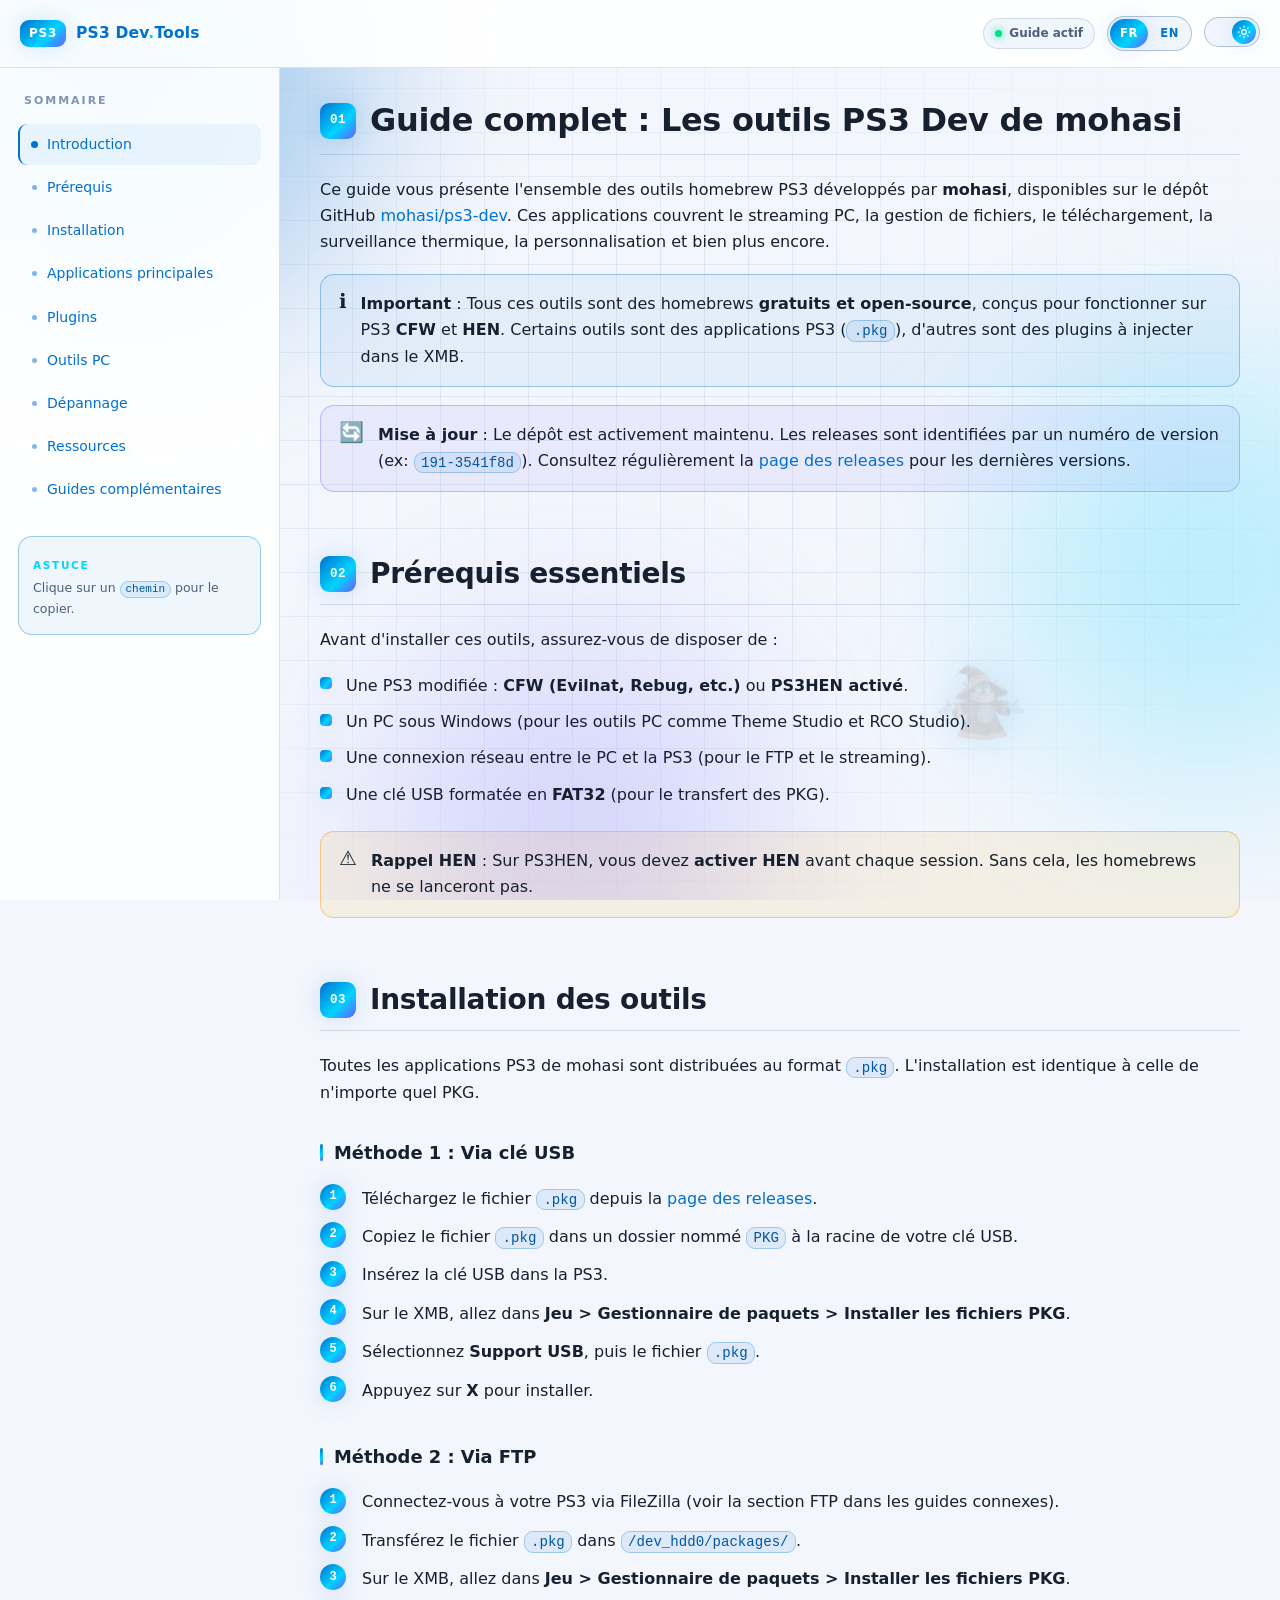
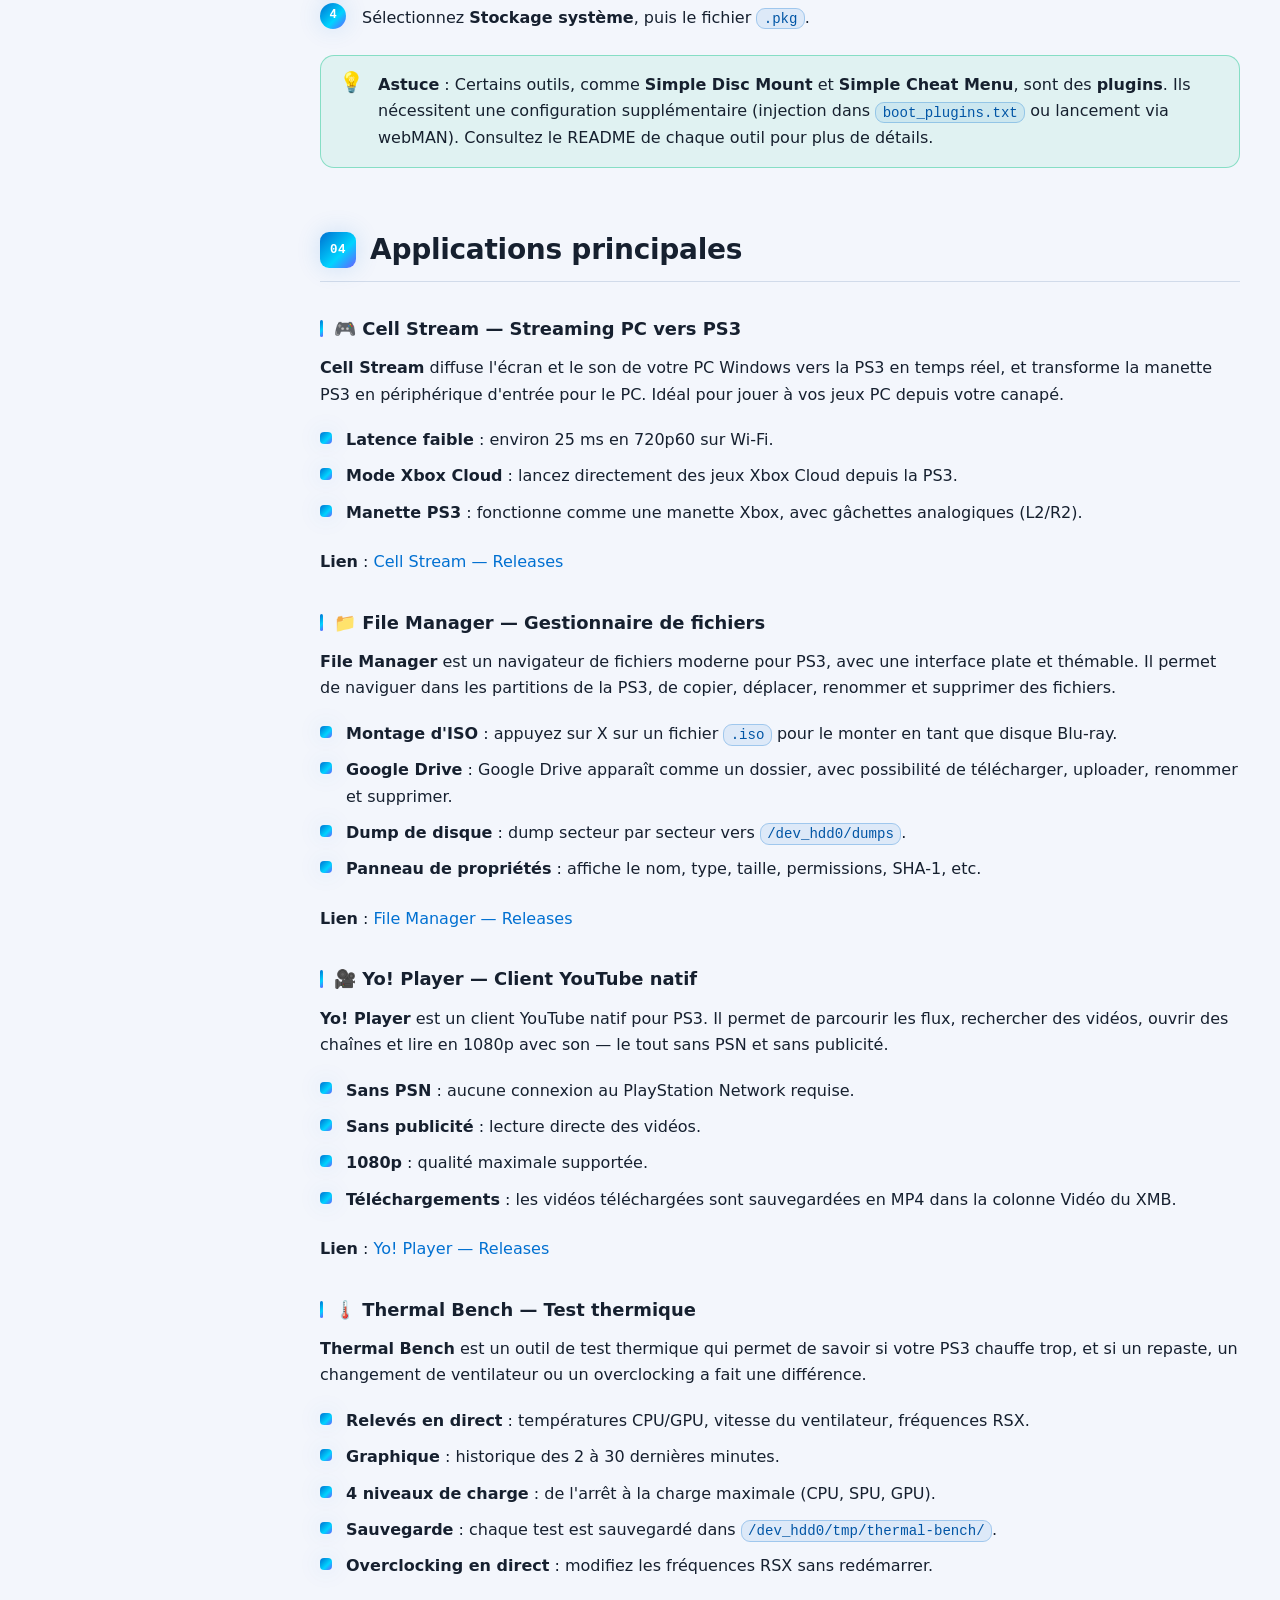
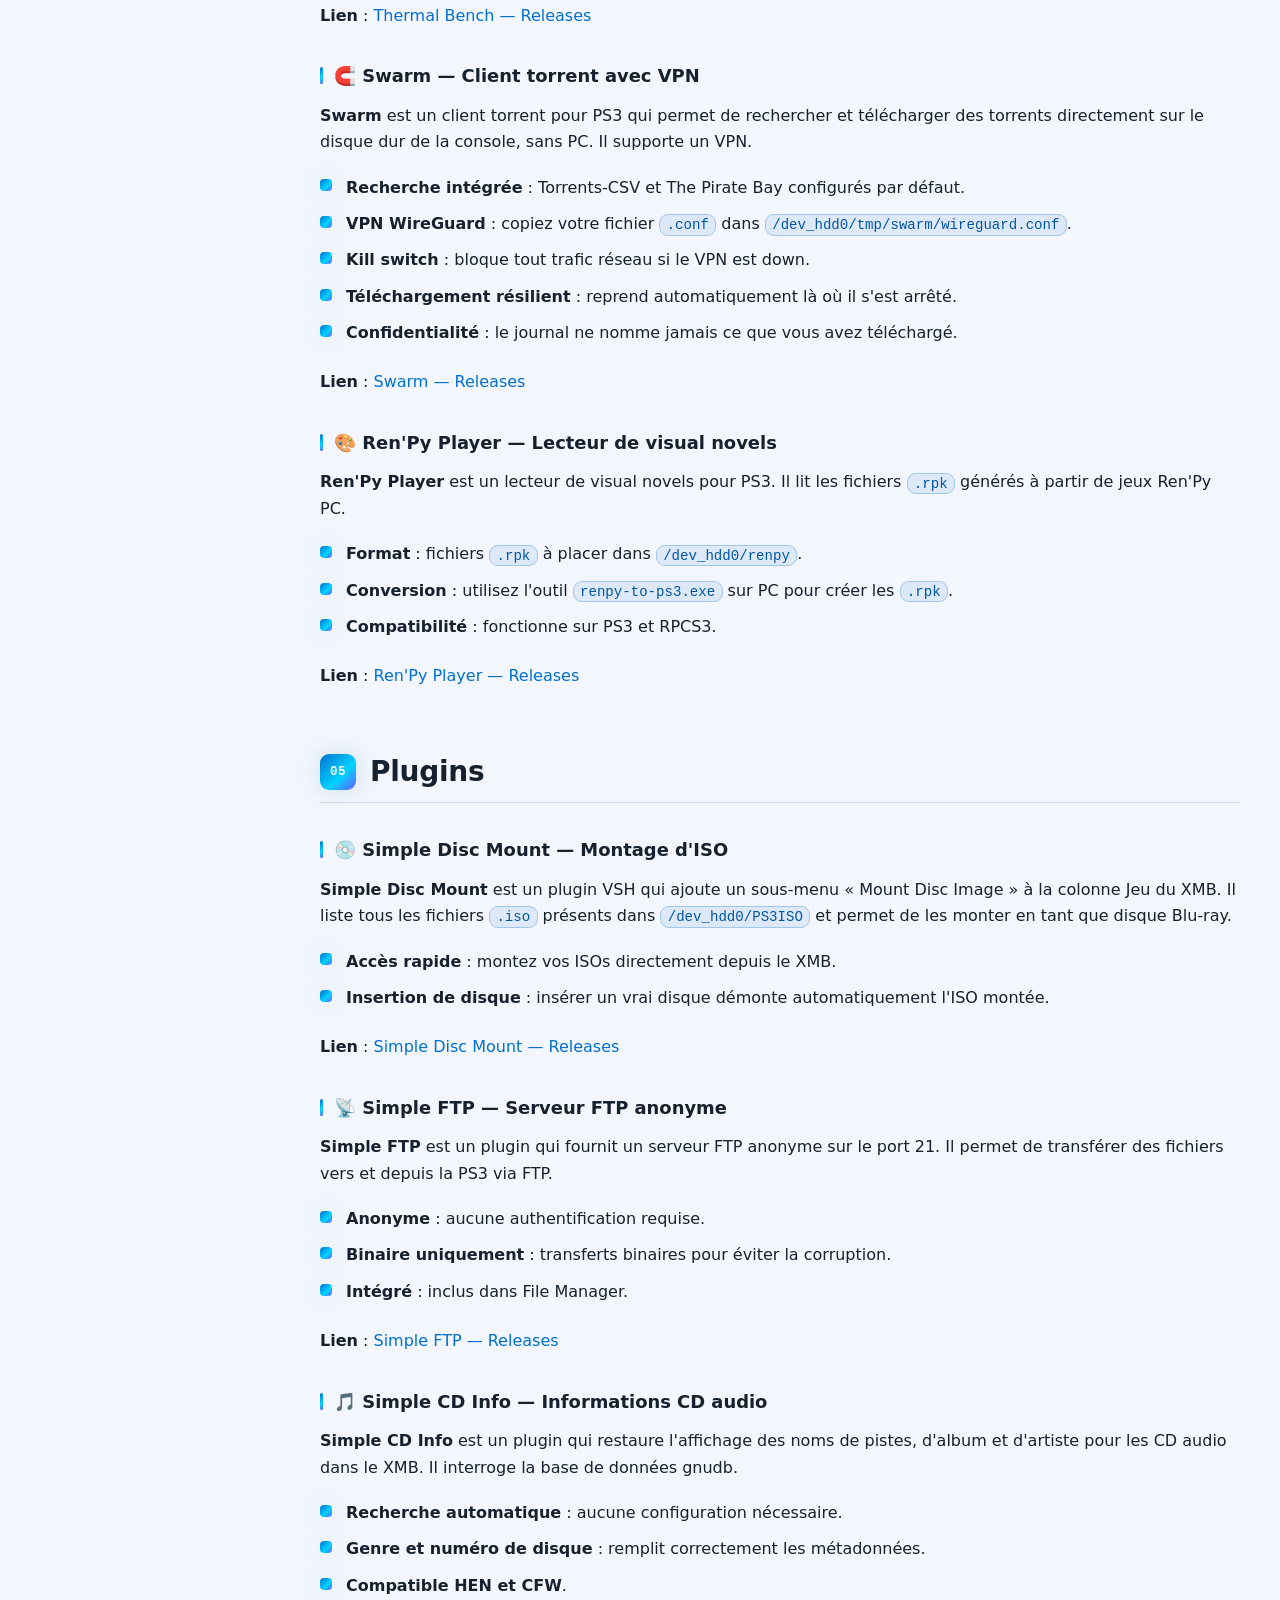
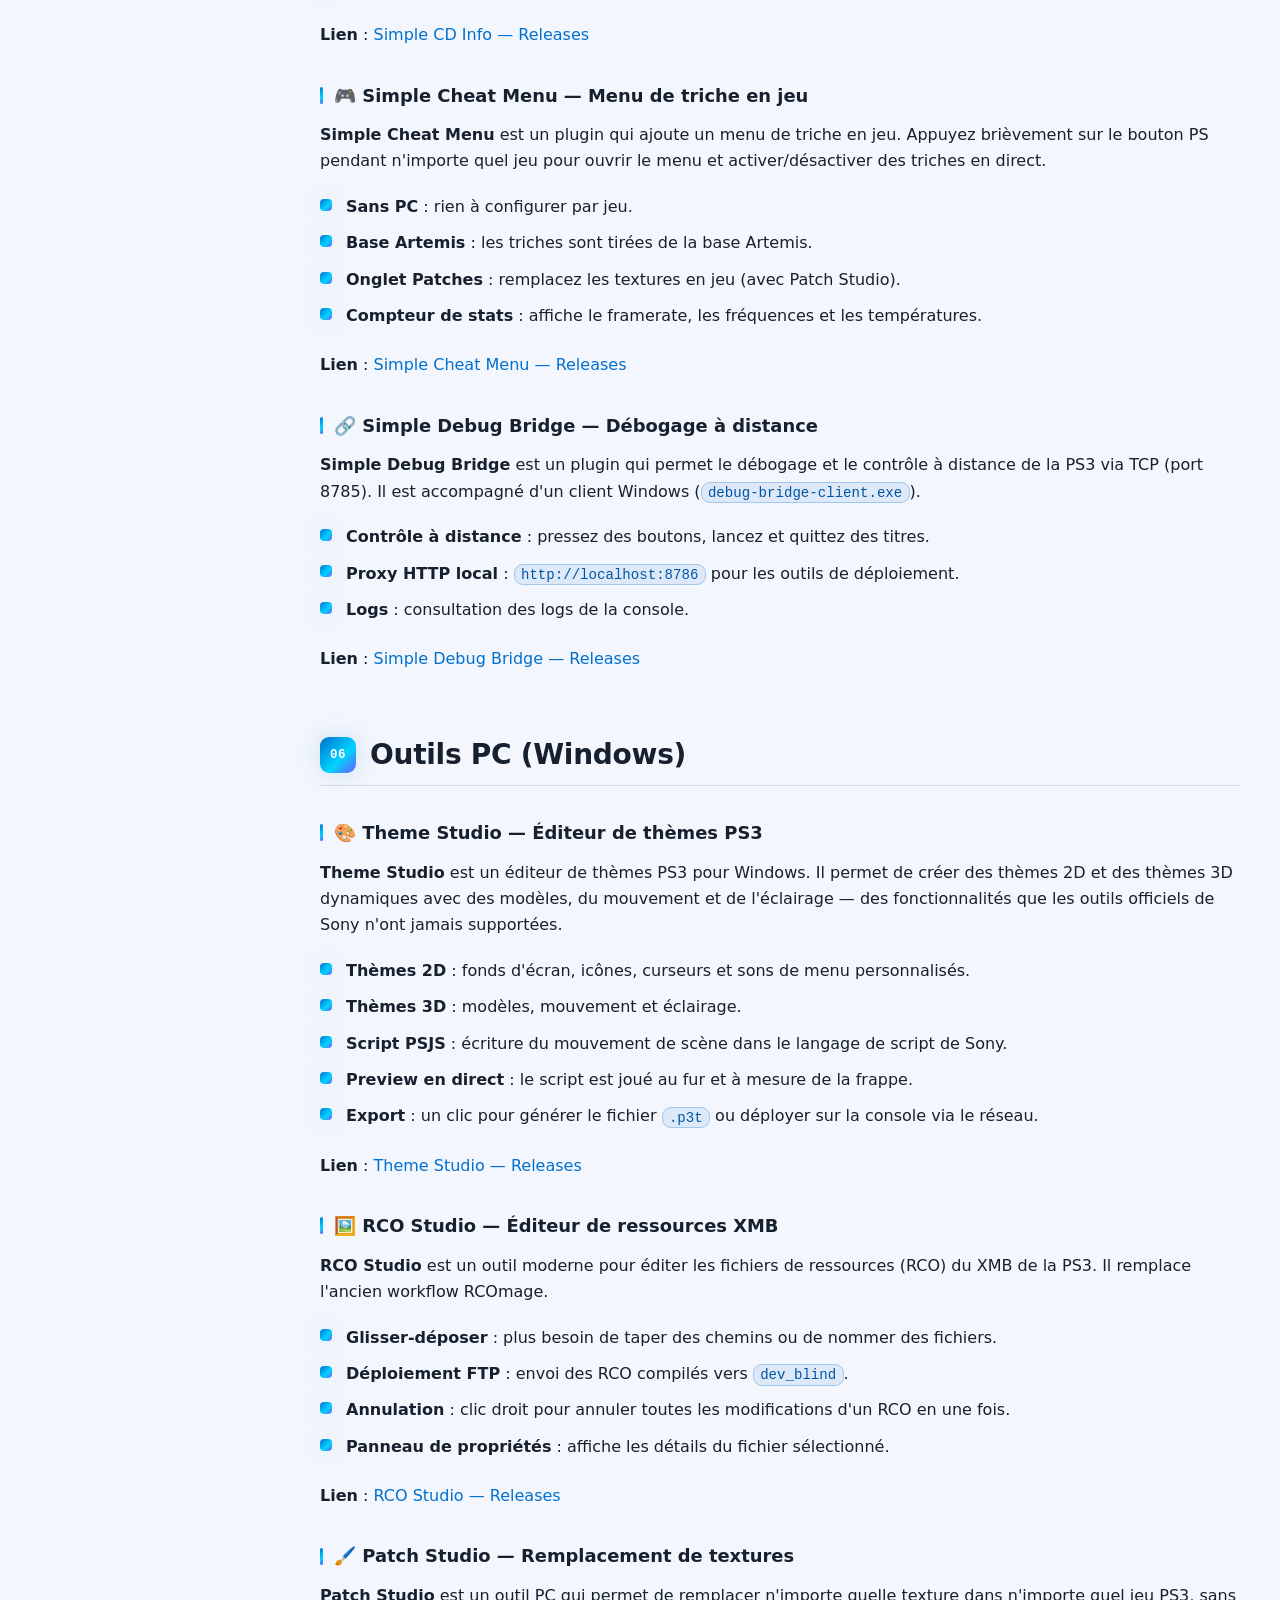
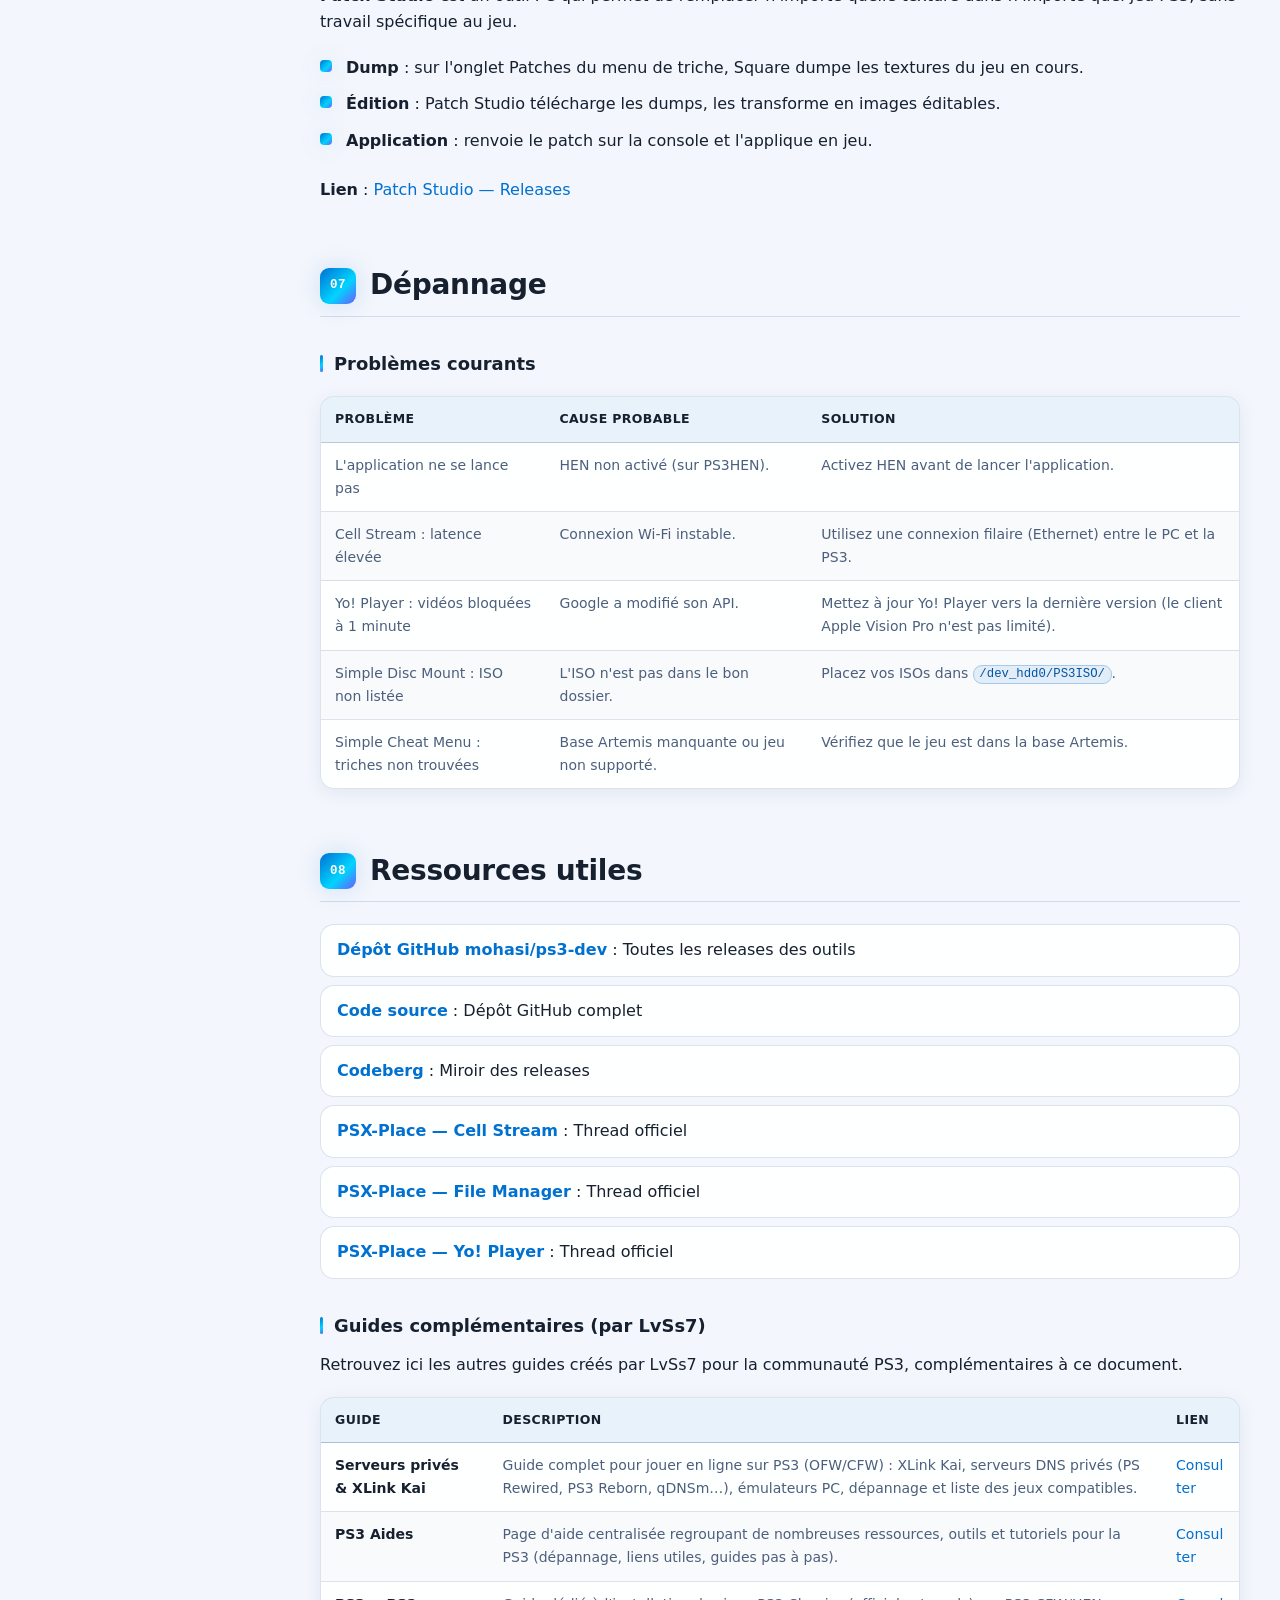
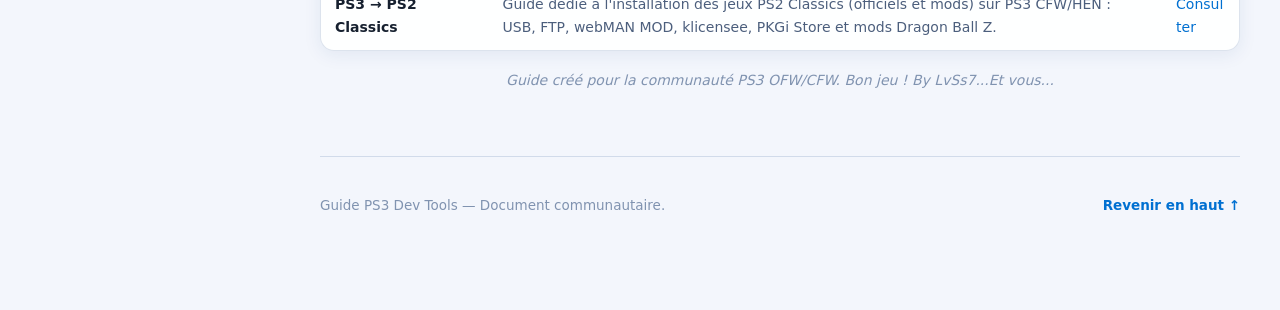
<file: index.html>
<!DOCTYPE html>
<html lang="fr" data-theme="dark">
<head>
  <meta charset="UTF-8">
  <meta name="viewport" content="width=device-width, initial-scale=1.0, viewport-fit=cover">
  <meta name="theme-color" content="#0a0e1a">
  <title>Guide PS3 — Outils PS3 Dev de mohasi</title>
  <meta name="description" content="Guide complet des outils homebrew PS3 développés par mohasi : Cell Stream, File Manager, Yo! Player, Thermal Bench, Theme Studio, RCO Studio, Swarm, et plus.">
  <meta name="author" content="Communauté PS3 Revival">

  <link rel="manifest" href="site.webmanifest">
  <meta name="mobile-web-app-capable" content="yes">
  <meta name="apple-mobile-web-app-capable" content="yes">
  <meta name="apple-mobile-web-app-status-bar-style" content="black-translucent">
  <meta name="apple-mobile-web-app-title" content="PS3 Dev Tools">

  <meta property="og:type" content="website">
  <meta property="og:title" content="Guide PS3 — Outils PS3 Dev de mohasi">
  <meta property="og:description" content="Guide complet des outils homebrew PS3 de mohasi.">
  <meta property="og:locale" content="fr_FR">
  <meta property="og:locale:alternate" content="en_US">

  <link rel="alternate" hreflang="fr" href="./">
  <link rel="alternate" hreflang="en" href="assets/html/en.html">

  <link rel="icon" type="image/x-icon" href="assets/icon/favicon.ico">
  <link rel="icon" type="image/png" sizes="16x16" href="assets/icon/favicon-16x16.png">
  <link rel="icon" type="image/png" sizes="32x32" href="assets/icon/favicon-32x32.png">
  <link rel="apple-touch-icon" sizes="180x180" href="assets/icon/apple-touch-icon.png">
  <link rel="icon" type="image/png" sizes="192x192" href="assets/icon/android-chrome-192x192.png">
  <link rel="icon" type="image/png" sizes="512x512" href="assets/icon/android-chrome-512x512.png">

  <link rel="stylesheet" href="assets/style/style.css">
</head>
<body id="top">

  <img src="assets/image/me7.png" alt="" aria-hidden="true" id="bouncingImage" class="bouncing-image">

  <div class="bg-layer" aria-hidden="true">
    <div class="bg-grid"></div>
    <div class="bg-orb bg-orb--1"></div>
    <div class="bg-orb bg-orb--2"></div>
    <div class="bg-orb bg-orb--3"></div>
  </div>

  <div class="scroll-progress" aria-hidden="true"><span id="scrollProgressBar"></span></div>

  <header class="site-header" id="siteHeader">
    <div class="header-inner">
      <button class="menu-toggle" id="menuToggle" aria-label="Ouvrir le menu" aria-expanded="false">
        <span></span><span></span><span></span>
      </button>

      <a href="#top" class="brand" aria-label="Retour en haut">
        <span class="brand-badge">PS3</span>
        <span class="brand-text">PS3 Dev<span class="brand-dot">.</span>Tools</span>
      </a>

      <div class="header-actions">
        <span class="status-pill" title="Statut indicatif">
          <span class="status-dot"></span> Guide actif
        </span>

        <div class="lang-switch" role="group" aria-label="Langue / Language">
          <span class="lang-btn is-active" aria-current="page" aria-label="Français">FR</span>
          <a href="assets/html/en.html" class="lang-btn" aria-label="English" hreflang="en">EN</a>
        </div>

        <button class="theme-toggle" id="themeToggle" aria-label="Changer de thème" aria-pressed="false">
          <span class="theme-toggle__track">
            <span class="theme-toggle__thumb">
              <svg class="ico-sun" viewBox="0 0 24 24" aria-hidden="true"><circle cx="12" cy="12" r="4"/><path d="M12 2v2M12 20v2M4.93 4.93l1.41 1.41M17.66 17.66l1.41 1.41M2 12h2M20 12h2M4.93 19.07l1.41-1.41M17.66 6.34l1.41-1.41"/></svg>
              <svg class="ico-moon" viewBox="0 0 24 24" aria-hidden="true"><path d="M21 12.8A9 9 0 1 1 11.2 3a7 7 0 0 0 9.8 9.8z"/></svg>
            </span>
          </span>
        </button>
      </div>
    </div>
  </header>

  <aside class="sidebar" id="sidebar" aria-label="Navigation principale">
    <nav class="sidebar-inner">
      <p class="sidebar-label">Sommaire</p>
      <ul class="nav-list">
        <li><a href="#intro" class="nav-link"><span class="nav-bullet"></span>Introduction</a></li>
        <li><a href="#prerequis" class="nav-link"><span class="nav-bullet"></span>Prérequis</a></li>
        <li><a href="#installation" class="nav-link"><span class="nav-bullet"></span>Installation</a></li>
        <li><a href="#apps-principales" class="nav-link"><span class="nav-bullet"></span>Applications principales</a></li>
        <li><a href="#plugins" class="nav-link"><span class="nav-bullet"></span>Plugins</a></li>
        <li><a href="#outils-pc" class="nav-link"><span class="nav-bullet"></span>Outils PC</a></li>
        <li><a href="#depannage" class="nav-link"><span class="nav-bullet"></span>Dépannage</a></li>
        <li><a href="#ressources" class="nav-link"><span class="nav-bullet"></span>Ressources</a></li>
		<li><a href="#guides-lvss7" class="nav-link"><span class="nav-bullet"></span>Guides complémentaires</a></li>
      </ul>
	<div class="sidebar-foot">
        <span class="sidebar-foot__label">Astuce</span>
        <p>Clique sur un <code>chemin</code> pour le copier.</p>
      </div>
    </nav>
  </aside>
  <div class="sidebar-backdrop" id="sidebarBackdrop" hidden></div>

  <main class="content" id="content">

    <!-- INTRO -->
    <section id="intro" class="section">
      <header class="section-head">
        <span class="section-tag">01</span>
        <h1 class="section-title">Guide complet : Les outils PS3 Dev de mohasi</h1>
      </header>
      <div class="section-body">
        <p>Ce guide vous présente l'ensemble des outils homebrew PS3 développés par <strong>mohasi</strong>, disponibles sur le dépôt GitHub <a href="https://github.com/mohasi/ps3-dev/releases" target="_blank" rel="noopener">mohasi/ps3-dev</a>. Ces applications couvrent le streaming PC, la gestion de fichiers, le téléchargement, la surveillance thermique, la personnalisation et bien plus encore.</p>

        <div class="callout callout--info">
          <div class="callout__icon">ℹ️</div>
          <div class="callout__content">
            <p><strong>Important</strong> : Tous ces outils sont des homebrews <strong>gratuits et open-source</strong>, conçus pour fonctionner sur PS3 <strong>CFW</strong> et <strong>HEN</strong>. Certains outils sont des applications PS3 (<code>.pkg</code>), d'autres sont des plugins à injecter dans le XMB.</p>
          </div>
        </div>

        <div class="callout callout--accent">
          <div class="callout__icon">🔄</div>
          <div class="callout__content">
            <p><strong>Mise à jour</strong> : Le dépôt est activement maintenu. Les releases sont identifiées par un numéro de version (ex: <code>191-3541f8d</code>). Consultez régulièrement la <a href="https://github.com/mohasi/ps3-dev/releases" target="_blank" rel="noopener">page des releases</a> pour les dernières versions.</p>
          </div>
        </div>
      </div>
    </section>

    <!-- PREREQUIS -->
    <section id="prerequis" class="section">
      <header class="section-head">
        <span class="section-tag">02</span>
        <h2 class="section-title">Prérequis essentiels</h2>
      </header>
      <div class="section-body">
        <p>Avant d'installer ces outils, assurez-vous de disposer de :</p>
        <ul class="checklist">
          <li>Une PS3 modifiée : <strong>CFW (Evilnat, Rebug, etc.)</strong> ou <strong>PS3HEN activé</strong>.</li>
          <li>Un PC sous Windows (pour les outils PC comme Theme Studio et RCO Studio).</li>
          <li>Une connexion réseau entre le PC et la PS3 (pour le FTP et le streaming).</li>
          <li>Une clé USB formatée en <strong>FAT32</strong> (pour le transfert des PKG).</li>
        </ul>

        <div class="callout callout--warn">
          <div class="callout__icon">⚠️</div>
          <div class="callout__content">
            <p><strong>Rappel HEN</strong> : Sur PS3HEN, vous devez <strong>activer HEN</strong> avant chaque session. Sans cela, les homebrews ne se lanceront pas.</p>
          </div>
        </div>
      </div>
    </section>

    <!-- INSTALLATION -->
    <section id="installation" class="section">
      <header class="section-head">
        <span class="section-tag">03</span>
        <h2 class="section-title">Installation des outils</h2>
      </header>
      <div class="section-body">
        <p>Toutes les applications PS3 de mohasi sont distribuées au format <code>.pkg</code>. L'installation est identique à celle de n'importe quel PKG.</p>

        <h3 class="sub-title">Méthode 1 : Via clé USB</h3>
        <ol class="steps">
          <li>Téléchargez le fichier <code>.pkg</code> depuis la <a href="https://github.com/mohasi/ps3-dev/releases" target="_blank" rel="noopener">page des releases</a>.</li>
          <li>Copiez le fichier <code>.pkg</code> dans un dossier nommé <code>PKG</code> à la racine de votre clé USB.</li>
          <li>Insérez la clé USB dans la PS3.</li>
          <li>Sur le XMB, allez dans <strong>Jeu &gt; Gestionnaire de paquets &gt; Installer les fichiers PKG</strong>.</li>
          <li>Sélectionnez <strong>Support USB</strong>, puis le fichier <code>.pkg</code>.</li>
          <li>Appuyez sur <strong>X</strong> pour installer.</li>
        </ol>

        <h3 class="sub-title">Méthode 2 : Via FTP</h3>
        <ol class="steps">
          <li>Connectez-vous à votre PS3 via FileZilla (voir la section FTP dans les guides connexes).</li>
          <li>Transférez le fichier <code>.pkg</code> dans <code>/dev_hdd0/packages/</code>.</li>
          <li>Sur le XMB, allez dans <strong>Jeu &gt; Gestionnaire de paquets &gt; Installer les fichiers PKG</strong>.</li>
          <li>Sélectionnez <strong>Stockage système</strong>, puis le fichier <code>.pkg</code>.</li>
        </ol>

        <div class="callout callout--tip">
          <div class="callout__icon">💡</div>
          <div class="callout__content">
            <p><strong>Astuce</strong> : Certains outils, comme <strong>Simple Disc Mount</strong> et <strong>Simple Cheat Menu</strong>, sont des <strong>plugins</strong>. Ils nécessitent une configuration supplémentaire (injection dans <code>boot_plugins.txt</code> ou lancement via webMAN). Consultez le README de chaque outil pour plus de détails.</p>
          </div>
        </div>
      </div>
    </section>

    <!-- APPS PRINCIPALES -->
    <section id="apps-principales" class="section">
      <header class="section-head">
        <span class="section-tag">04</span>
        <h2 class="section-title">Applications principales</h2>
      </header>
      <div class="section-body">

        <h3 class="sub-title">🎮 Cell Stream — Streaming PC vers PS3</h3>
        <p><strong>Cell Stream</strong> diffuse l'écran et le son de votre PC Windows vers la PS3 en temps réel, et transforme la manette PS3 en périphérique d'entrée pour le PC. Idéal pour jouer à vos jeux PC depuis votre canapé.</p>
        <ul class="checklist">
          <li><strong>Latence faible</strong> : environ 25 ms en 720p60 sur Wi-Fi.</li>
          <li><strong>Mode Xbox Cloud</strong> : lancez directement des jeux Xbox Cloud depuis la PS3.</li>
          <li><strong>Manette PS3</strong> : fonctionne comme une manette Xbox, avec gâchettes analogiques (L2/R2).</li>
        </ul>
        <p><strong>Lien</strong> : <a href="https://github.com/mohasi/ps3-dev/releases" target="_blank" rel="noopener">Cell Stream — Releases</a></p>

        <h3 class="sub-title">📁 File Manager — Gestionnaire de fichiers</h3>
        <p><strong>File Manager</strong> est un navigateur de fichiers moderne pour PS3, avec une interface plate et thémable. Il permet de naviguer dans les partitions de la PS3, de copier, déplacer, renommer et supprimer des fichiers.</p>
        <ul class="checklist">
          <li><strong>Montage d'ISO</strong> : appuyez sur X sur un fichier <code>.iso</code> pour le monter en tant que disque Blu-ray.</li>
          <li><strong>Google Drive</strong> : Google Drive apparaît comme un dossier, avec possibilité de télécharger, uploader, renommer et supprimer.</li>
          <li><strong>Dump de disque</strong> : dump secteur par secteur vers <code>/dev_hdd0/dumps</code>.</li>
          <li><strong>Panneau de propriétés</strong> : affiche le nom, type, taille, permissions, SHA-1, etc.</li>
        </ul>
        <p><strong>Lien</strong> : <a href="https://github.com/mohasi/ps3-dev/releases" target="_blank" rel="noopener">File Manager — Releases</a></p>

        <h3 class="sub-title">🎥 Yo! Player — Client YouTube natif</h3>
        <p><strong>Yo! Player</strong> est un client YouTube natif pour PS3. Il permet de parcourir les flux, rechercher des vidéos, ouvrir des chaînes et lire en 1080p avec son — le tout sans PSN et sans publicité.</p>
        <ul class="checklist">
          <li><strong>Sans PSN</strong> : aucune connexion au PlayStation Network requise.</li>
          <li><strong>Sans publicité</strong> : lecture directe des vidéos.</li>
          <li><strong>1080p</strong> : qualité maximale supportée.</li>
          <li><strong>Téléchargements</strong> : les vidéos téléchargées sont sauvegardées en MP4 dans la colonne Vidéo du XMB.</li>
        </ul>
        <p><strong>Lien</strong> : <a href="https://github.com/mohasi/ps3-dev/releases" target="_blank" rel="noopener">Yo! Player — Releases</a></p>

        <h3 class="sub-title">🌡️ Thermal Bench — Test thermique</h3>
        <p><strong>Thermal Bench</strong> est un outil de test thermique qui permet de savoir si votre PS3 chauffe trop, et si un repaste, un changement de ventilateur ou un overclocking a fait une différence.</p>
        <ul class="checklist">
          <li><strong>Relevés en direct</strong> : températures CPU/GPU, vitesse du ventilateur, fréquences RSX.</li>
          <li><strong>Graphique</strong> : historique des 2 à 30 dernières minutes.</li>
          <li><strong>4 niveaux de charge</strong> : de l'arrêt à la charge maximale (CPU, SPU, GPU).</li>
          <li><strong>Sauvegarde</strong> : chaque test est sauvegardé dans <code>/dev_hdd0/tmp/thermal-bench/</code>.</li>
          <li><strong>Overclocking en direct</strong> : modifiez les fréquences RSX sans redémarrer.</li>
        </ul>
        <p><strong>Lien</strong> : <a href="https://github.com/mohasi/ps3-dev/releases" target="_blank" rel="noopener">Thermal Bench — Releases</a></p>

        <h3 class="sub-title">🧲 Swarm — Client torrent avec VPN</h3>
        <p><strong>Swarm</strong> est un client torrent pour PS3 qui permet de rechercher et télécharger des torrents directement sur le disque dur de la console, sans PC. Il supporte un VPN.</p>
        <ul class="checklist">
          <li><strong>Recherche intégrée</strong> : Torrents-CSV et The Pirate Bay configurés par défaut.</li>
          <li><strong>VPN WireGuard</strong> : copiez votre fichier <code>.conf</code> dans <code>/dev_hdd0/tmp/swarm/wireguard.conf</code>.</li>
          <li><strong>Kill switch</strong> : bloque tout trafic réseau si le VPN est down.</li>
          <li><strong>Téléchargement résilient</strong> : reprend automatiquement là où il s'est arrêté.</li>
          <li><strong>Confidentialité</strong> : le journal ne nomme jamais ce que vous avez téléchargé.</li>
        </ul>
        <p><strong>Lien</strong> : <a href="https://github.com/mohasi/ps3-dev/releases" target="_blank" rel="noopener">Swarm — Releases</a></p>

        <h3 class="sub-title">🎨 Ren'Py Player — Lecteur de visual novels</h3>
        <p><strong>Ren'Py Player</strong> est un lecteur de visual novels pour PS3. Il lit les fichiers <code>.rpk</code> générés à partir de jeux Ren'Py PC.</p>
        <ul class="checklist">
          <li><strong>Format</strong> : fichiers <code>.rpk</code> à placer dans <code>/dev_hdd0/renpy</code>.</li>
          <li><strong>Conversion</strong> : utilisez l'outil <code>renpy-to-ps3.exe</code> sur PC pour créer les <code>.rpk</code>.</li>
          <li><strong>Compatibilité</strong> : fonctionne sur PS3 et RPCS3.</li>
        </ul>
        <p><strong>Lien</strong> : <a href="https://github.com/mohasi/ps3-dev/releases" target="_blank" rel="noopener">Ren'Py Player — Releases</a></p>
      </div>
    </section>

    <!-- PLUGINS -->
    <section id="plugins" class="section">
      <header class="section-head">
        <span class="section-tag">05</span>
        <h2 class="section-title">Plugins</h2>
      </header>
      <div class="section-body">

        <h3 class="sub-title">💿 Simple Disc Mount — Montage d'ISO</h3>
        <p><strong>Simple Disc Mount</strong> est un plugin VSH qui ajoute un sous-menu « Mount Disc Image » à la colonne Jeu du XMB. Il liste tous les fichiers <code>.iso</code> présents dans <code>/dev_hdd0/PS3ISO</code> et permet de les monter en tant que disque Blu-ray.</p>
        <ul class="checklist">
          <li><strong>Accès rapide</strong> : montez vos ISOs directement depuis le XMB.</li>
          <li><strong>Insertion de disque</strong> : insérer un vrai disque démonte automatiquement l'ISO montée.</li>
        </ul>
        <p><strong>Lien</strong> : <a href="https://github.com/mohasi/ps3-dev/releases" target="_blank" rel="noopener">Simple Disc Mount — Releases</a></p>

        <h3 class="sub-title">📡 Simple FTP — Serveur FTP anonyme</h3>
        <p><strong>Simple FTP</strong> est un plugin qui fournit un serveur FTP anonyme sur le port 21. Il permet de transférer des fichiers vers et depuis la PS3 via FTP.</p>
        <ul class="checklist">
          <li><strong>Anonyme</strong> : aucune authentification requise.</li>
          <li><strong>Binaire uniquement</strong> : transferts binaires pour éviter la corruption.</li>
          <li><strong>Intégré</strong> : inclus dans File Manager.</li>
        </ul>
        <p><strong>Lien</strong> : <a href="https://github.com/mohasi/ps3-dev/releases" target="_blank" rel="noopener">Simple FTP — Releases</a></p>

        <h3 class="sub-title">🎵 Simple CD Info — Informations CD audio</h3>
        <p><strong>Simple CD Info</strong> est un plugin qui restaure l'affichage des noms de pistes, d'album et d'artiste pour les CD audio dans le XMB. Il interroge la base de données gnudb.</p>
        <ul class="checklist">
          <li><strong>Recherche automatique</strong> : aucune configuration nécessaire.</li>
          <li><strong>Genre et numéro de disque</strong> : remplit correctement les métadonnées.</li>
          <li><strong>Compatible HEN et CFW</strong>.</li>
        </ul>
        <p><strong>Lien</strong> : <a href="https://github.com/mohasi/ps3-dev/releases" target="_blank" rel="noopener">Simple CD Info — Releases</a></p>

        <h3 class="sub-title">🎮 Simple Cheat Menu — Menu de triche en jeu</h3>
        <p><strong>Simple Cheat Menu</strong> est un plugin qui ajoute un menu de triche en jeu. Appuyez brièvement sur le bouton PS pendant n'importe quel jeu pour ouvrir le menu et activer/désactiver des triches en direct.</p>
        <ul class="checklist">
          <li><strong>Sans PC</strong> : rien à configurer par jeu.</li>
          <li><strong>Base Artemis</strong> : les triches sont tirées de la base Artemis.</li>
          <li><strong>Onglet Patches</strong> : remplacez les textures en jeu (avec Patch Studio).</li>
          <li><strong>Compteur de stats</strong> : affiche le framerate, les fréquences et les températures.</li>
        </ul>
        <p><strong>Lien</strong> : <a href="https://github.com/mohasi/ps3-dev/releases" target="_blank" rel="noopener">Simple Cheat Menu — Releases</a></p>

        <h3 class="sub-title">🔗 Simple Debug Bridge — Débogage à distance</h3>
        <p><strong>Simple Debug Bridge</strong> est un plugin qui permet le débogage et le contrôle à distance de la PS3 via TCP (port 8785). Il est accompagné d'un client Windows (<code>debug-bridge-client.exe</code>).</p>
        <ul class="checklist">
          <li><strong>Contrôle à distance</strong> : pressez des boutons, lancez et quittez des titres.</li>
          <li><strong>Proxy HTTP local</strong> : <code>http://localhost:8786</code> pour les outils de déploiement.</li>
          <li><strong>Logs</strong> : consultation des logs de la console.</li>
        </ul>
        <p><strong>Lien</strong> : <a href="https://github.com/mohasi/ps3-dev/releases" target="_blank" rel="noopener">Simple Debug Bridge — Releases</a></p>
      </div>
    </section>

    <!-- OUTILS PC -->
    <section id="outils-pc" class="section">
      <header class="section-head">
        <span class="section-tag">06</span>
        <h2 class="section-title">Outils PC (Windows)</h2>
      </header>
      <div class="section-body">

        <h3 class="sub-title">🎨 Theme Studio — Éditeur de thèmes PS3</h3>
        <p><strong>Theme Studio</strong> est un éditeur de thèmes PS3 pour Windows. Il permet de créer des thèmes 2D et des thèmes 3D dynamiques avec des modèles, du mouvement et de l'éclairage — des fonctionnalités que les outils officiels de Sony n'ont jamais supportées.</p>
        <ul class="checklist">
          <li><strong>Thèmes 2D</strong> : fonds d'écran, icônes, curseurs et sons de menu personnalisés.</li>
          <li><strong>Thèmes 3D</strong> : modèles, mouvement et éclairage.</li>
          <li><strong>Script PSJS</strong> : écriture du mouvement de scène dans le langage de script de Sony.</li>
          <li><strong>Preview en direct</strong> : le script est joué au fur et à mesure de la frappe.</li>
          <li><strong>Export</strong> : un clic pour générer le fichier <code>.p3t</code> ou déployer sur la console via le réseau.</li>
        </ul>
        <p><strong>Lien</strong> : <a href="https://github.com/mohasi/ps3-dev/releases" target="_blank" rel="noopener">Theme Studio — Releases</a></p>

        <h3 class="sub-title">🖼️ RCO Studio — Éditeur de ressources XMB</h3>
        <p><strong>RCO Studio</strong> est un outil moderne pour éditer les fichiers de ressources (RCO) du XMB de la PS3. Il remplace l'ancien workflow RCOmage.</p>
        <ul class="checklist">
          <li><strong>Glisser-déposer</strong> : plus besoin de taper des chemins ou de nommer des fichiers.</li>
          <li><strong>Déploiement FTP</strong> : envoi des RCO compilés vers <code>dev_blind</code>.</li>
          <li><strong>Annulation</strong> : clic droit pour annuler toutes les modifications d'un RCO en une fois.</li>
          <li><strong>Panneau de propriétés</strong> : affiche les détails du fichier sélectionné.</li>
        </ul>
        <p><strong>Lien</strong> : <a href="https://github.com/mohasi/ps3-dev/releases" target="_blank" rel="noopener">RCO Studio — Releases</a></p>

        <h3 class="sub-title">🖌️ Patch Studio — Remplacement de textures</h3>
        <p><strong>Patch Studio</strong> est un outil PC qui permet de remplacer n'importe quelle texture dans n'importe quel jeu PS3, sans travail spécifique au jeu.</p>
        <ul class="checklist">
          <li><strong>Dump</strong> : sur l'onglet Patches du menu de triche, Square dumpe les textures du jeu en cours.</li>
          <li><strong>Édition</strong> : Patch Studio télécharge les dumps, les transforme en images éditables.</li>
          <li><strong>Application</strong> : renvoie le patch sur la console et l'applique en jeu.</li>
        </ul>
        <p><strong>Lien</strong> : <a href="https://github.com/mohasi/ps3-dev/releases" target="_blank" rel="noopener">Patch Studio — Releases</a></p>
      </div>
    </section>

    <!-- DEPANNAGE -->
    <section id="depannage" class="section">
      <header class="section-head">
        <span class="section-tag">07</span>
        <h2 class="section-title">Dépannage</h2>
      </header>
      <div class="section-body">
        <h3 class="sub-title">Problèmes courants</h3>
        <div class="table-wrap">
          <table>
            <thead><tr><th>Problème</th><th>Cause probable</th><th>Solution</th></tr></thead>
            <tbody>
              <tr>
                <td>L'application ne se lance pas</td>
                <td>HEN non activé (sur PS3HEN).</td>
                <td>Activez HEN avant de lancer l'application.</td>
              </tr>
              <tr>
                <td>Cell Stream : latence élevée</td>
                <td>Connexion Wi-Fi instable.</td>
                <td>Utilisez une connexion filaire (Ethernet) entre le PC et la PS3.</td>
              </tr>
              <tr>
                <td>Yo! Player : vidéos bloquées à 1 minute</td>
                <td>Google a modifié son API.</td>
                <td>Mettez à jour Yo! Player vers la dernière version (le client Apple Vision Pro n'est pas limité).</td>
              </tr>
              <tr>
                <td>Simple Disc Mount : ISO non listée</td>
                <td>L'ISO n'est pas dans le bon dossier.</td>
                <td>Placez vos ISOs dans <code>/dev_hdd0/PS3ISO/</code>.</td>
              </tr>
              <tr>
                <td>Simple Cheat Menu : triches non trouvées</td>
                <td>Base Artemis manquante ou jeu non supporté.</td>
                <td>Vérifiez que le jeu est dans la base Artemis.</td>
              </tr>
            </tbody>
          </table>
        </div>
      </div>
    </section>

    <!-- RESSOURCES -->
    <section id="ressources" class="section">
      <header class="section-head">
        <span class="section-tag">08</span>
        <h2 class="section-title">Ressources utiles</h2>
      </header>
      <div class="section-body">
        <ul class="resource-list">
          <li><a href="https://github.com/mohasi/ps3-dev/releases" target="_blank" rel="noopener"><strong>Dépôt GitHub mohasi/ps3-dev</strong> : Toutes les releases des outils</a></li>
          <li><a href="https://github.com/mohasi/ps3-dev" target="_blank" rel="noopener"><strong>Code source</strong> : Dépôt GitHub complet</a></li>
          <li><a href="https://codeberg.org/mohasi/ps3-dev/releases" target="_blank" rel="noopener"><strong>Codeberg</strong> : Miroir des releases</a></li>
          <li><a href="https://www.psx-place.com/threads/ps3-cell-stream-pc-to-ps3-streaming.47150/" target="_blank" rel="noopener"><strong>PSX-Place — Cell Stream</strong> : Thread officiel</a></li>
          <li><a href="https://www.psx-place.com/threads/ps3-file-manager.47200/" target="_blank" rel="noopener"><strong>PSX-Place — File Manager</strong> : Thread officiel</a></li>
          <li><a href="https://www.psx-place.com/threads/ps3-yo-player-native-youtube-client.47100/" target="_blank" rel="noopener"><strong>PSX-Place — Yo! Player</strong> : Thread officiel</a></li>
        </ul>
		
		<h3 id="guides-lvss7" class="sub-title">Guides complémentaires (par LvSs7)</h3>
        <p>Retrouvez ici les autres guides créés par LvSs7 pour la communauté PS3, complémentaires à ce document.</p>
        <div class="table-wrap">
          <table>
            <thead>
              <tr><th>Guide</th><th>Description</th><th>Lien</th></tr>
            </thead>
            <tbody>
              <tr>
                <td><strong>Serveurs privés &amp; XLink Kai</strong></td>
                <td>Guide complet pour jouer en ligne sur PS3 (OFW/CFW) : XLink Kai, serveurs DNS privés (PS Rewired, PS3 Reborn, qDNSm…), émulateurs PC, dépannage et liste des jeux compatibles.</td>
                <td><a href="https://septieme7.github.io/PS3-Server_prives-et-XLink_Kai/#ressources" target="_blank" rel="noopener">Consulter</a></td>
              </tr>
              <tr>
                <td><strong>PS3 Aides</strong></td>
                <td>Page d'aide centralisée regroupant de nombreuses ressources, outils et tutoriels pour la PS3 (dépannage, liens utiles, guides pas à pas).</td>
                <td><a href="https://septieme7.github.io/Ps3-Aides-By-LvSs7/" target="_blank" rel="noopener">Consulter</a></td>
              </tr>
              <tr>
                <td><strong>PS3 → PS2 Classics</strong></td>
                <td>Guide dédié à l'installation des jeux PS2 Classics (officiels et mods) sur PS3 CFW/HEN : USB, FTP, webMAN MOD, klicensee, PKGi Store et mods Dragon Ball Z.</td>
                <td><a href="https://septieme7.github.io/Guide-PS3-PS2-Classics/" target="_blank" rel="noopener">Consulter</a></td>
              </tr>
            </tbody>
          </table>
        </div>

        <p class="footer-note"><em>Guide créé pour la communauté PS3 OFW/CFW. Bon jeu ! By LvSs7...Et vous...</em></p>
      </div>
    </section>

    <footer class="site-footer">
      <p>Guide PS3 Dev Tools — Document communautaire.</p>
      <a href="#top" class="back-to-top">Revenir en haut ↑</a>
    </footer>
  </main>

  <button id="scrollTop" class="scroll-top" aria-label="Remonter en haut de la page" title="Remonter">
    <svg viewBox="0 0 24 24" aria-hidden="true"><path d="M12 19V5M5 12l7-7 7 7"/></svg>
  </button>

  <div id="toast" class="toast" role="status" aria-live="polite"></div>

  <script src="assets/js/script.js"></script>
</body>
</html>
</file>
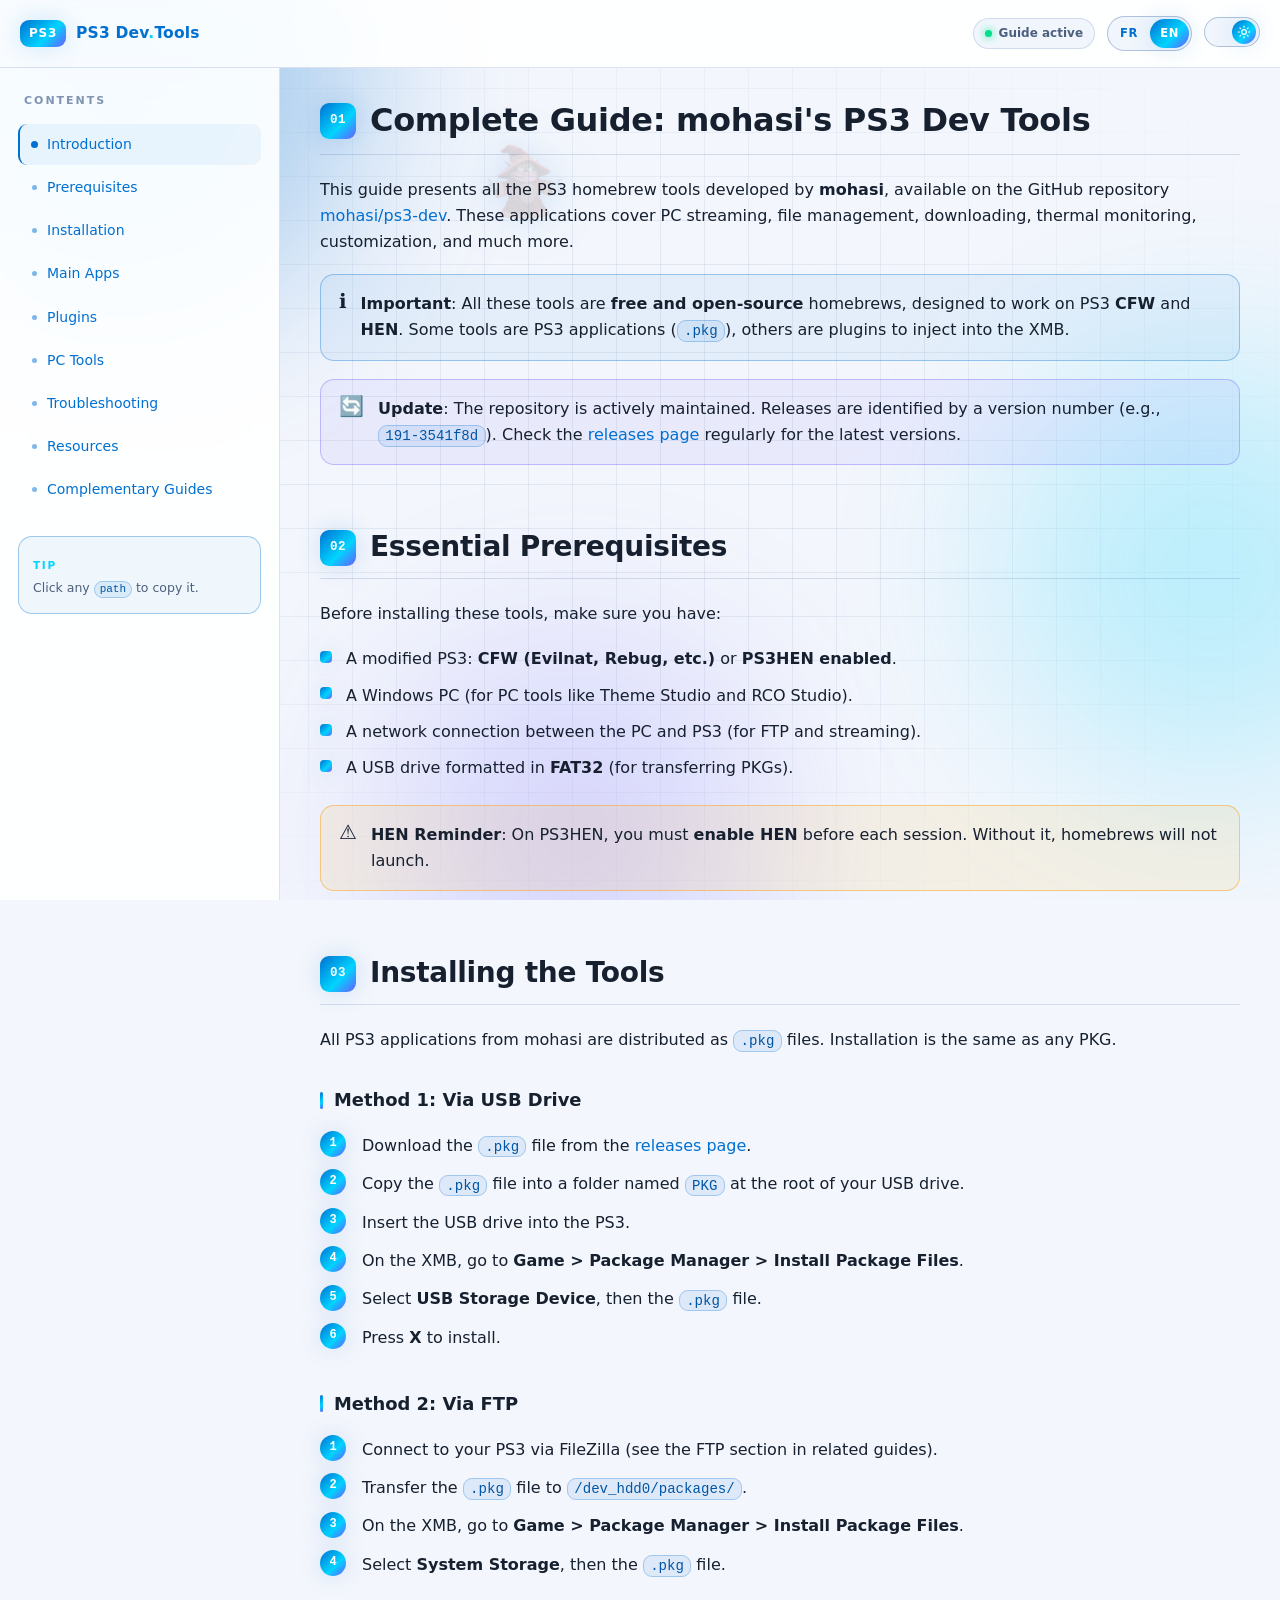
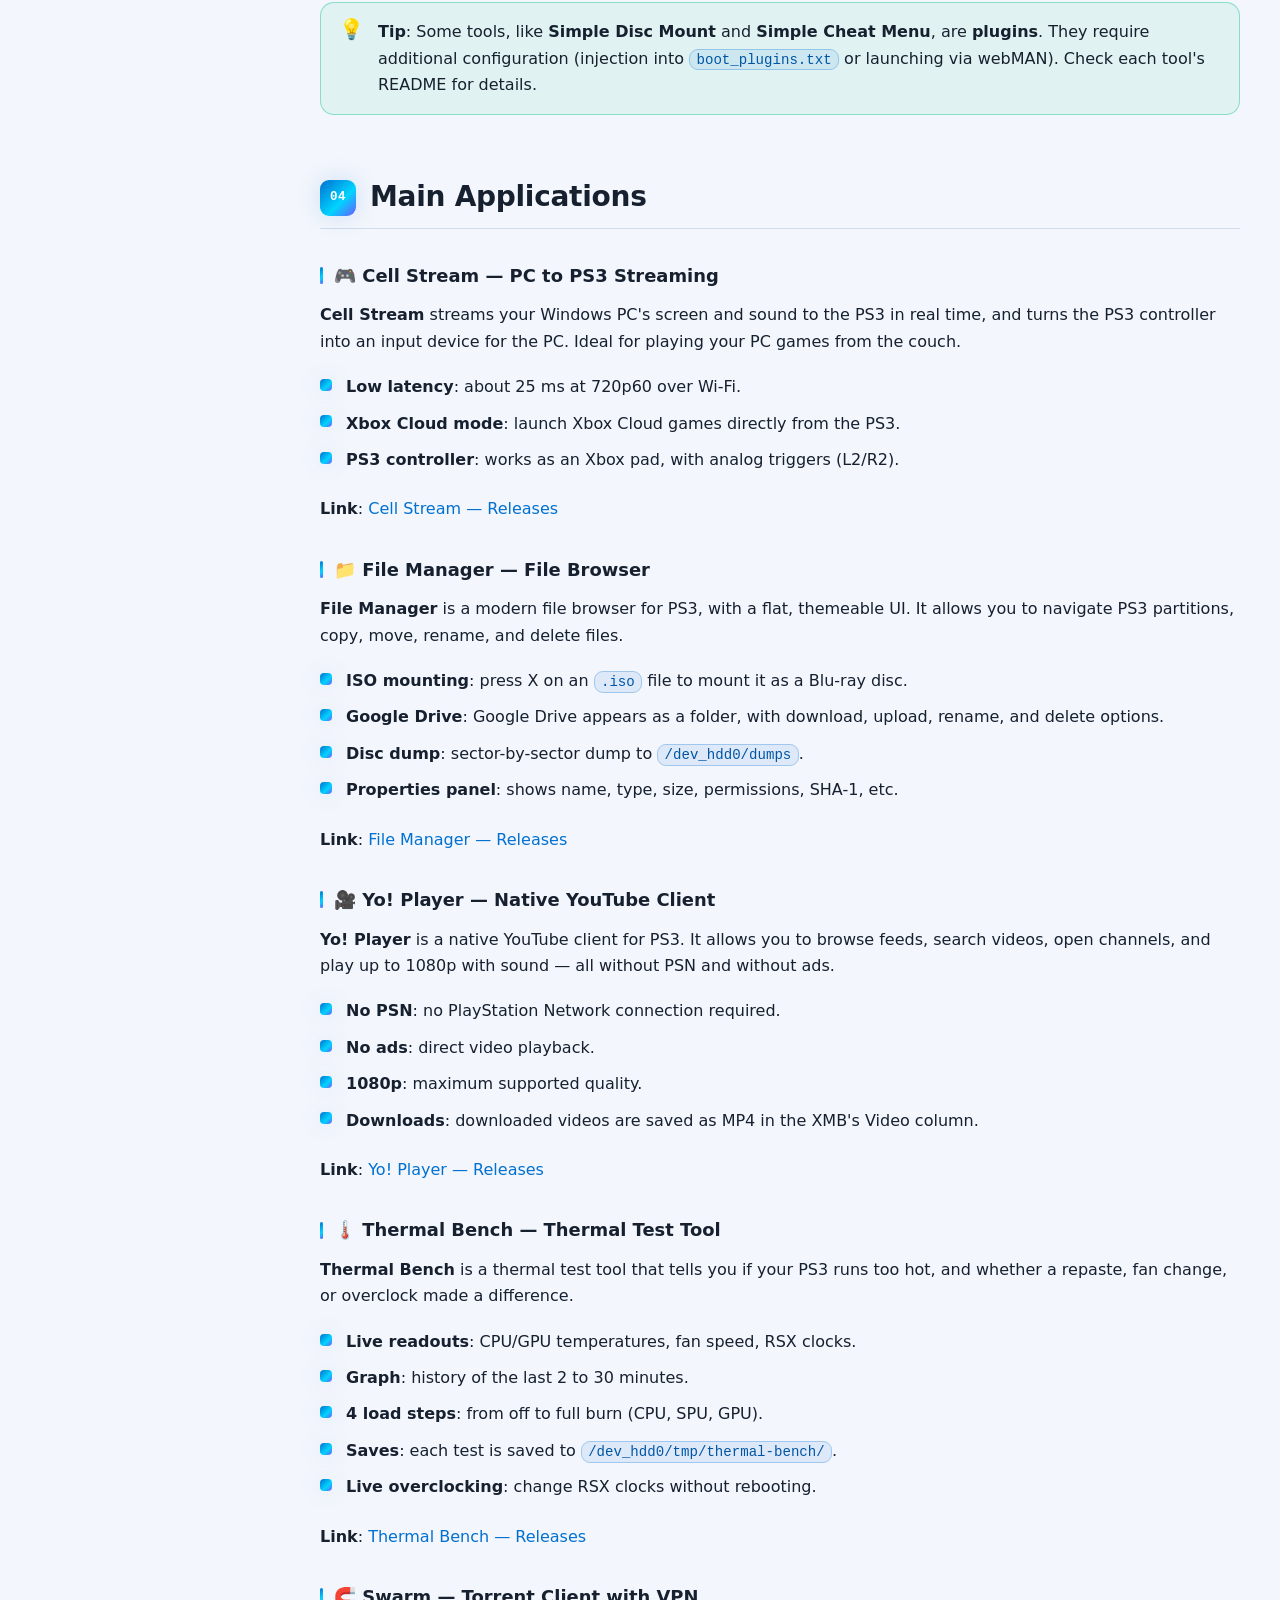
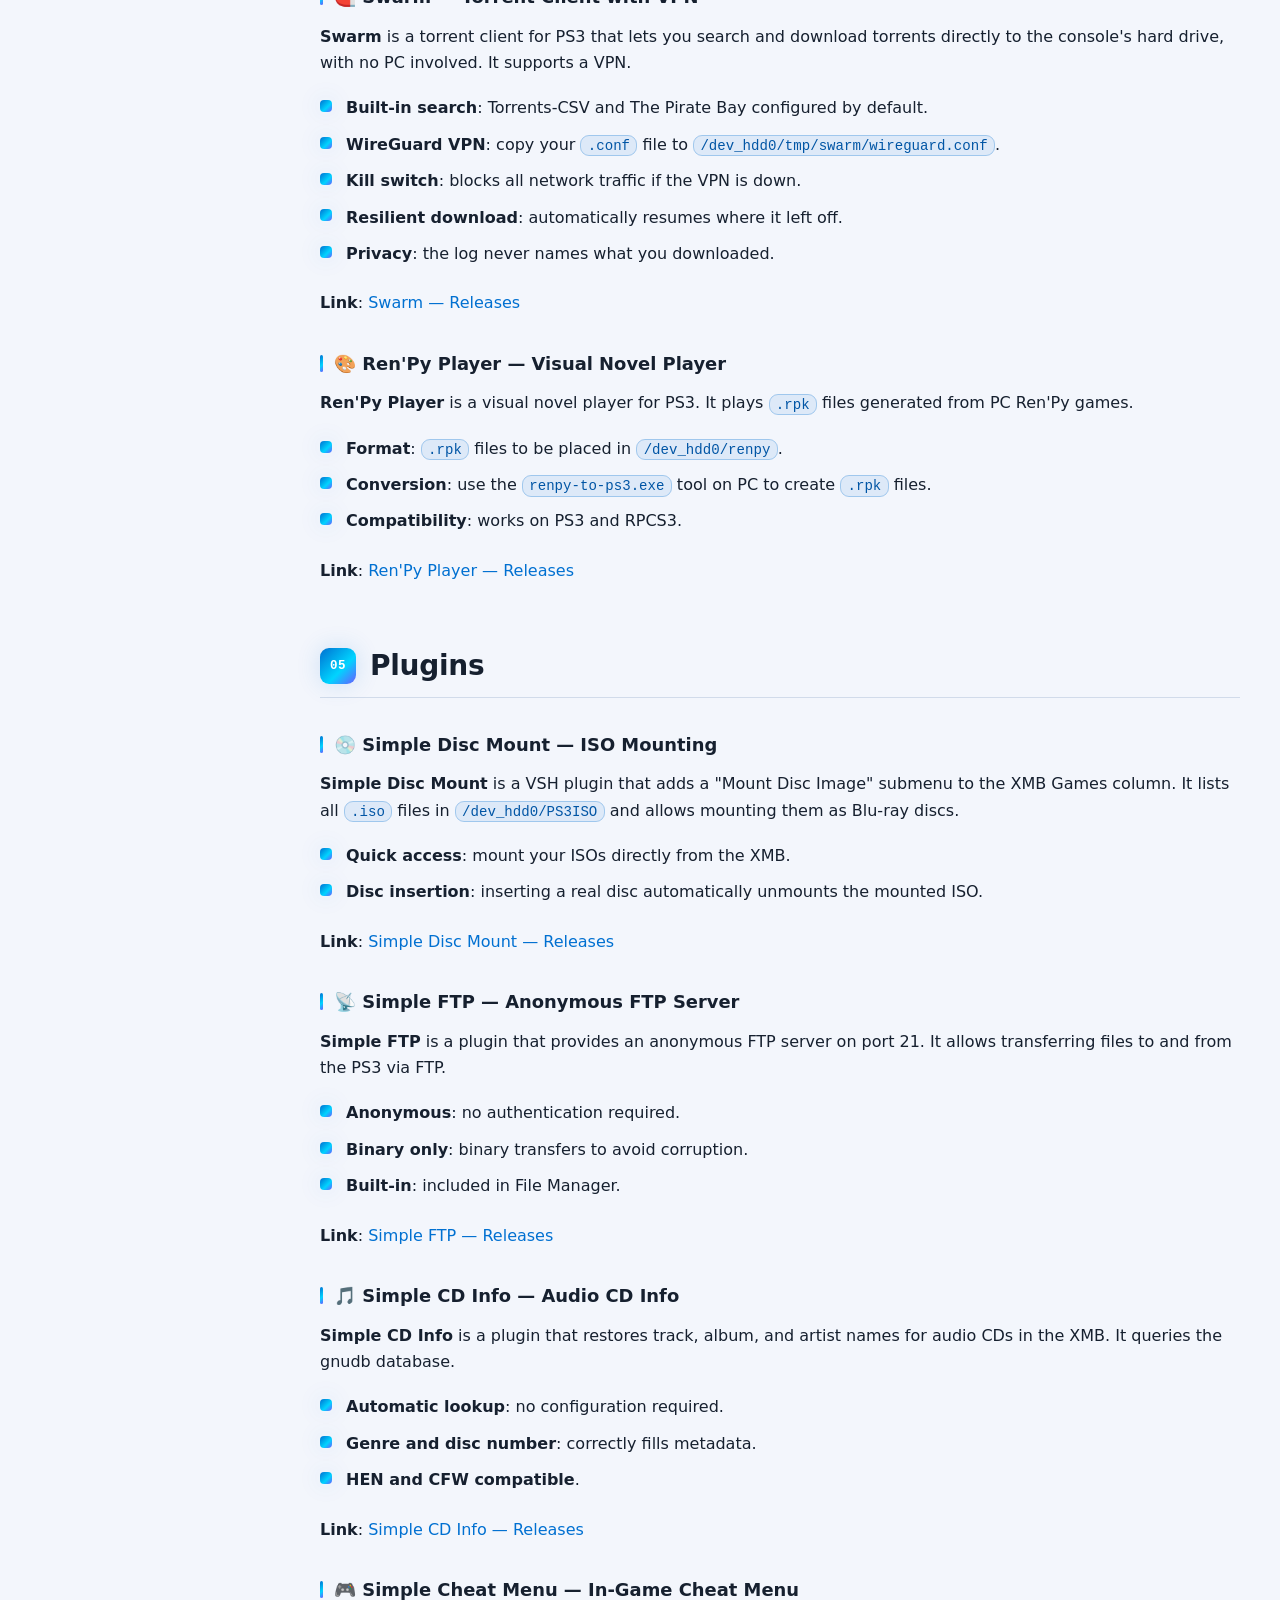
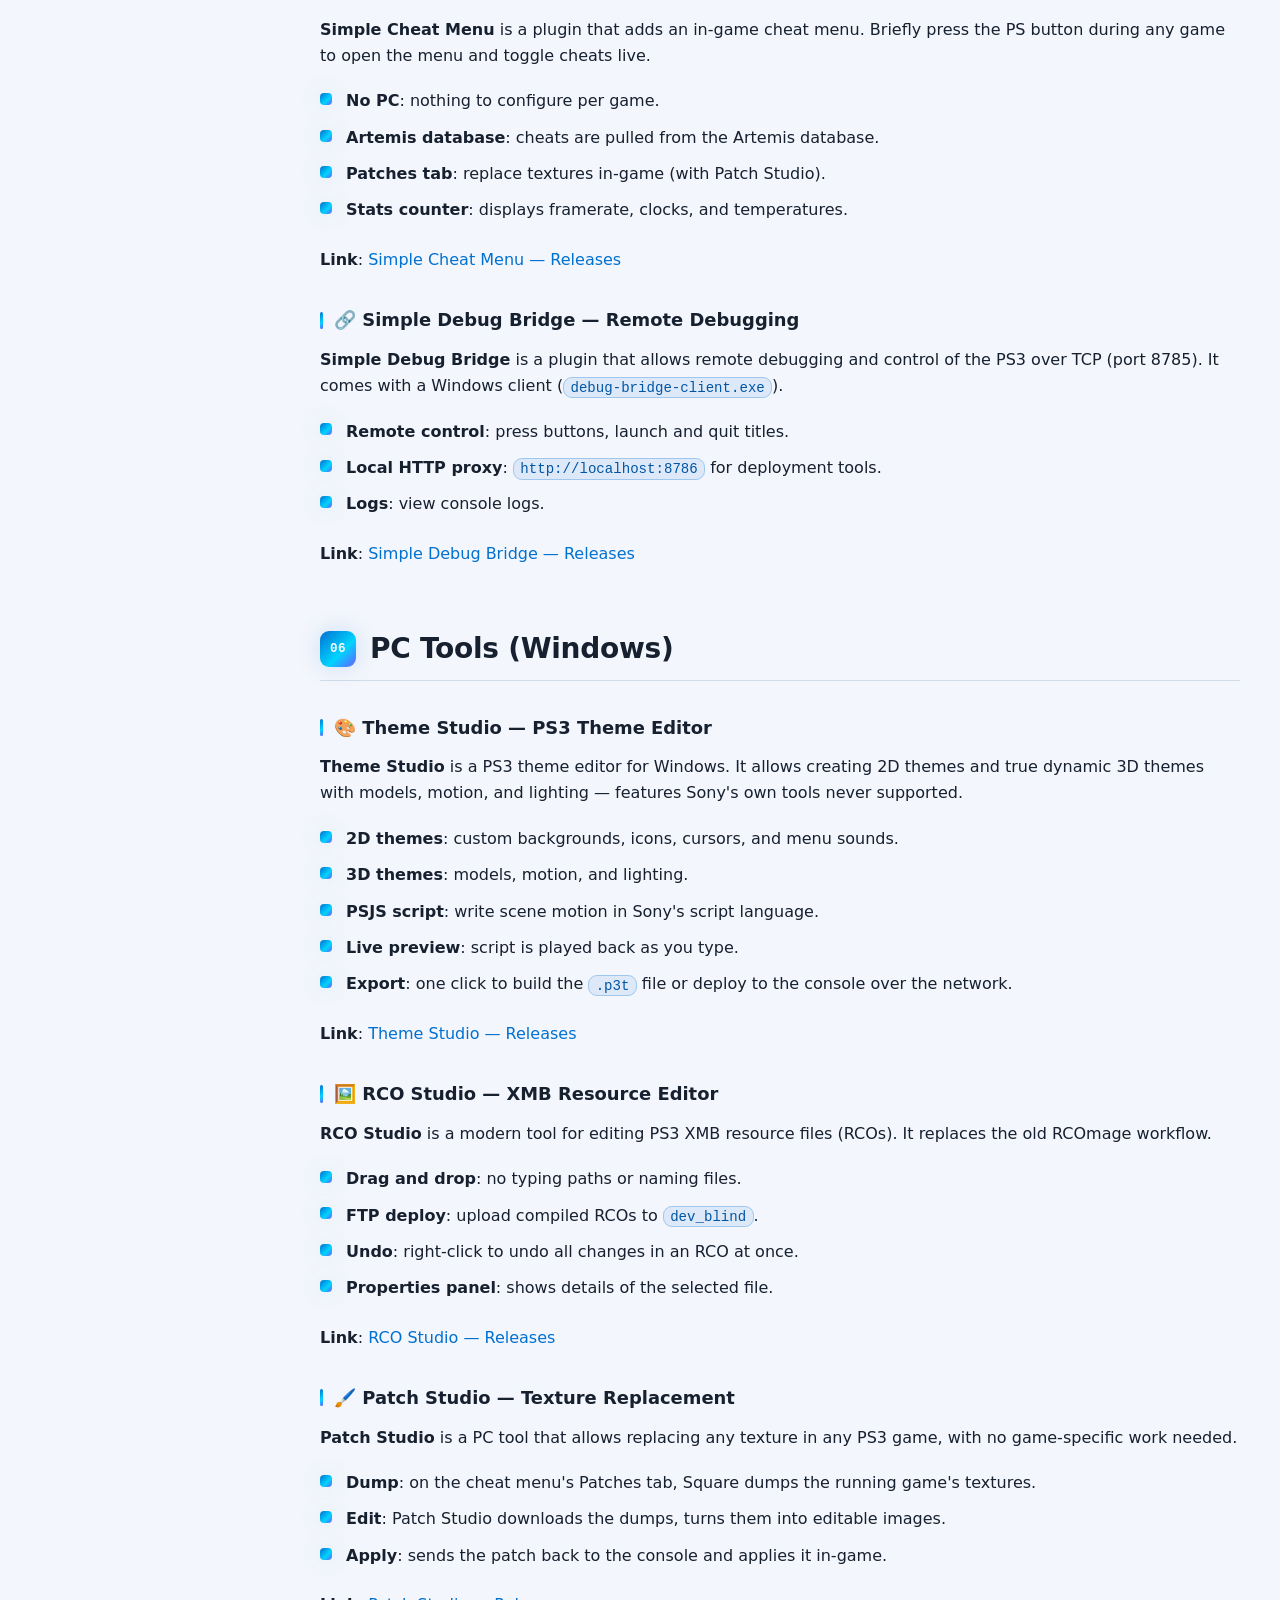
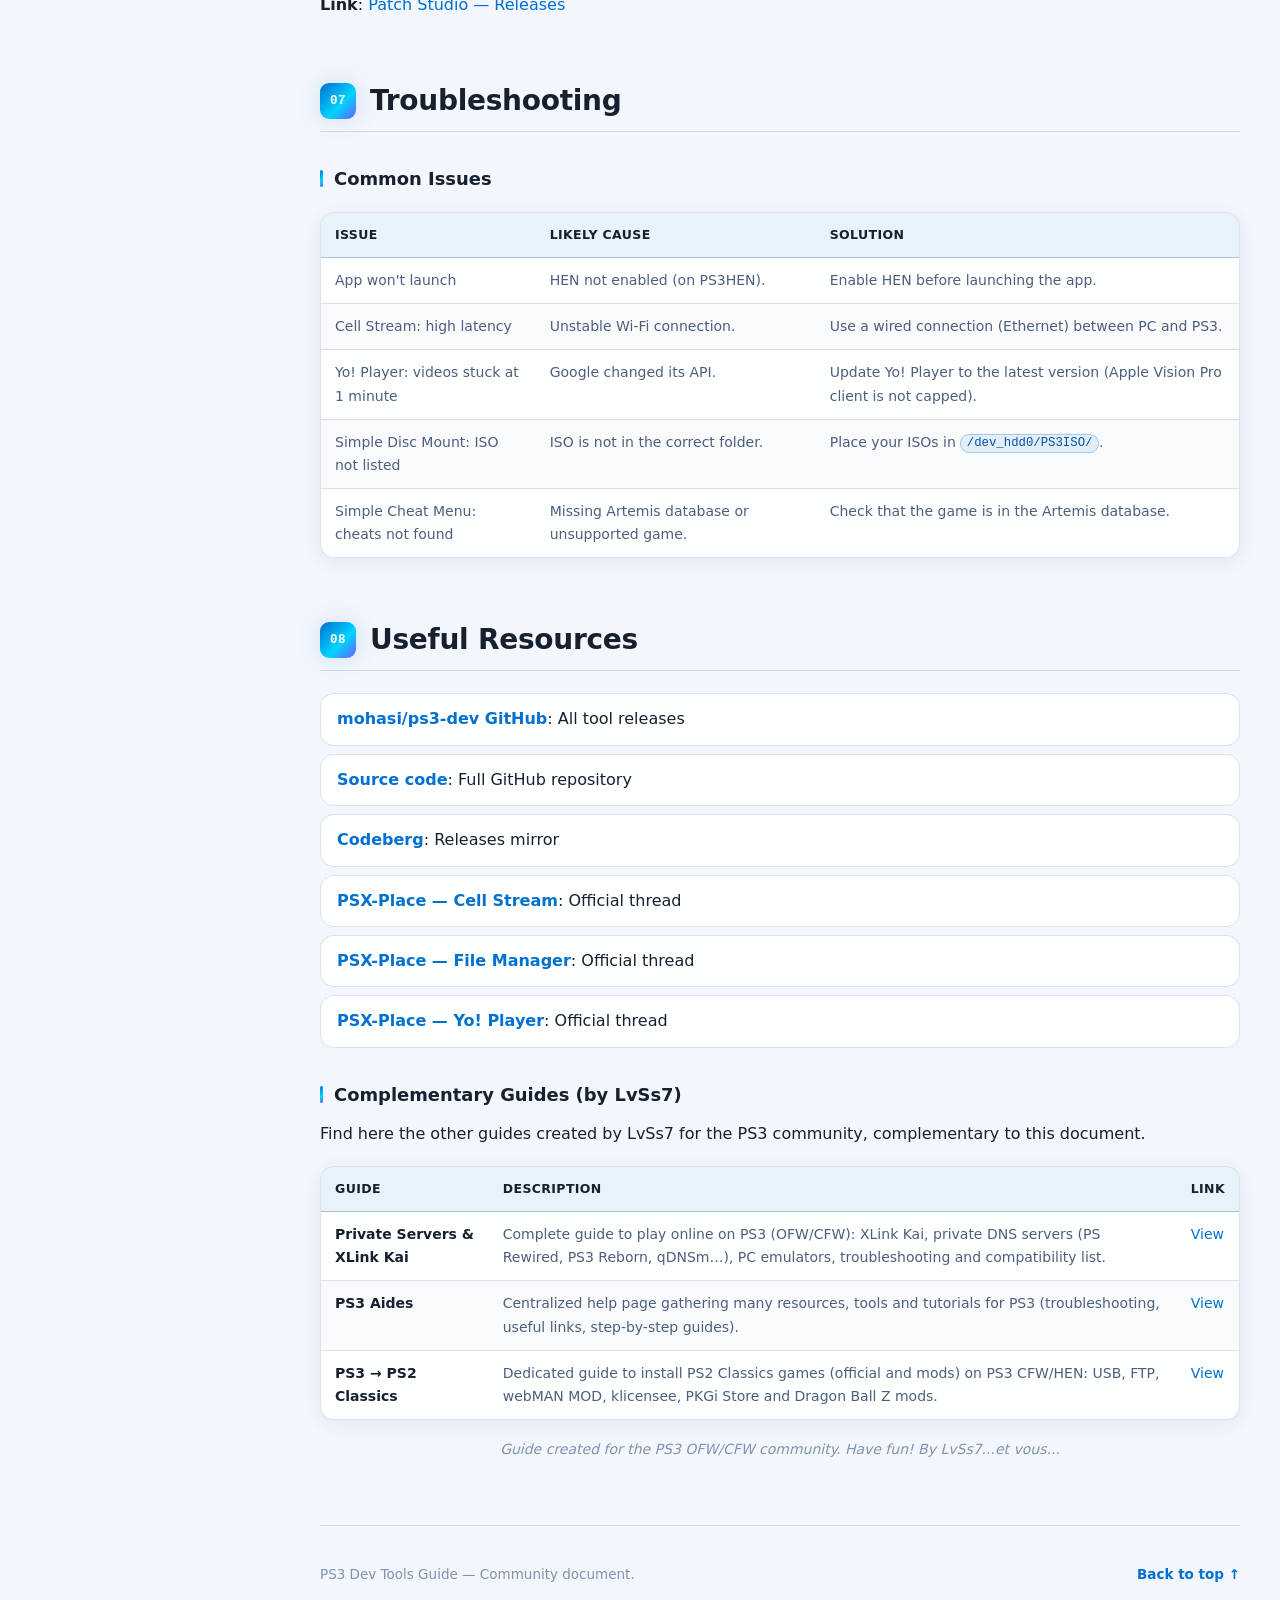
<file: assets/html/en.html>
<!DOCTYPE html>
<html lang="en" data-theme="dark">
<head>
  <meta charset="UTF-8">
  <meta name="viewport" content="width=device-width, initial-scale=1.0, viewport-fit=cover">
  <meta name="theme-color" content="#0a0e1a">
  <title>PS3 Guide — mohasi's PS3 Dev Tools</title>
  <meta name="description" content="Complete guide to mohasi's PS3 homebrew tools: Cell Stream, File Manager, Yo! Player, Thermal Bench, Theme Studio, RCO Studio, Swarm, and more.">
  <meta name="author" content="PS3 Revival Community">

  <link rel="manifest" href="../../site.webmanifest">
  <meta name="mobile-web-app-capable" content="yes">
  <meta name="apple-mobile-web-app-capable" content="yes">
  <meta name="apple-mobile-web-app-status-bar-style" content="black-translucent">
  <meta name="apple-mobile-web-app-title" content="PS3 Dev Tools">

  <meta property="og:type" content="website">
  <meta property="og:title" content="PS3 Guide — mohasi's PS3 Dev Tools">
  <meta property="og:description" content="Complete guide to mohasi's PS3 homebrew tools.">
  <meta property="og:locale" content="en_US">
  <meta property="og:locale:alternate" content="fr_FR">

  <link rel="alternate" hreflang="fr" href="../../index.html">
  <link rel="alternate" hreflang="en" href="./en.html">

  <link rel="icon" type="image/x-icon" href="../icon/favicon.ico">
  <link rel="icon" type="image/png" sizes="16x16" href="../icon/favicon-16x16.png">
  <link rel="icon" type="image/png" sizes="32x32" href="../icon/favicon-32x32.png">
  <link rel="apple-touch-icon" sizes="180x180" href="../icon/apple-touch-icon.png">
  <link rel="icon" type="image/png" sizes="192x192" href="../icon/android-chrome-192x192.png">
  <link rel="icon" type="image/png" sizes="512x512" href="../icon/android-chrome-512x512.png">

  <link rel="stylesheet" href="../style/style.css">
</head>
<body id="top">

  <img src="../image/me7.png" alt="" aria-hidden="true" id="bouncingImage" class="bouncing-image">

  <div class="bg-layer" aria-hidden="true">
    <div class="bg-grid"></div>
    <div class="bg-orb bg-orb--1"></div>
    <div class="bg-orb bg-orb--2"></div>
    <div class="bg-orb bg-orb--3"></div>
  </div>

  <div class="scroll-progress" aria-hidden="true"><span id="scrollProgressBar"></span></div>

  <header class="site-header" id="siteHeader">
    <div class="header-inner">
      <button class="menu-toggle" id="menuToggle" aria-label="Open menu" aria-expanded="false">
        <span></span><span></span><span></span>
      </button>

      <a href="#top" class="brand" aria-label="Back to top">
        <span class="brand-badge">PS3</span>
        <span class="brand-text">PS3 Dev<span class="brand-dot">.</span>Tools</span>
      </a>

      <div class="header-actions">
        <span class="status-pill" title="Status indicator">
          <span class="status-dot"></span> Guide active
        </span>

        <div class="lang-switch" role="group" aria-label="Language / Langue">
          <a href="../../index.html" class="lang-btn" aria-label="Français" hreflang="fr">FR</a>
          <span class="lang-btn is-active" aria-current="page" aria-label="English">EN</span>
        </div>

        <button class="theme-toggle" id="themeToggle" aria-label="Toggle theme" aria-pressed="false">
          <span class="theme-toggle__track">
            <span class="theme-toggle__thumb">
              <svg class="ico-sun" viewBox="0 0 24 24" aria-hidden="true"><circle cx="12" cy="12" r="4"/><path d="M12 2v2M12 20v2M4.93 4.93l1.41 1.41M17.66 17.66l1.41 1.41M2 12h2M20 12h2M4.93 19.07l1.41-1.41M17.66 6.34l1.41-1.41"/></svg>
              <svg class="ico-moon" viewBox="0 0 24 24" aria-hidden="true"><path d="M21 12.8A9 9 0 1 1 11.2 3a7 7 0 0 0 9.8 9.8z"/></svg>
            </span>
          </span>
        </button>
      </div>
    </div>
  </header>

  <aside class="sidebar" id="sidebar" aria-label="Main navigation">
    <nav class="sidebar-inner">
      <p class="sidebar-label">Contents</p>
      <ul class="nav-list">
        <li><a href="#intro" class="nav-link"><span class="nav-bullet"></span>Introduction</a></li>
        <li><a href="#prerequis" class="nav-link"><span class="nav-bullet"></span>Prerequisites</a></li>
        <li><a href="#installation" class="nav-link"><span class="nav-bullet"></span>Installation</a></li>
        <li><a href="#apps-principales" class="nav-link"><span class="nav-bullet"></span>Main Apps</a></li>
        <li><a href="#plugins" class="nav-link"><span class="nav-bullet"></span>Plugins</a></li>
        <li><a href="#outils-pc" class="nav-link"><span class="nav-bullet"></span>PC Tools</a></li>
        <li><a href="#depannage" class="nav-link"><span class="nav-bullet"></span>Troubleshooting</a></li>
        <li><a href="#ressources" class="nav-link"><span class="nav-bullet"></span>Resources</a></li>
		<li><a href="#guides-lvss7" class="nav-link"><span class="nav-bullet"></span>Complementary Guides</a></li>
      </ul>
      <div class="sidebar-foot">
        <span class="sidebar-foot__label">Tip</span>
        <p>Click any <code>path</code> to copy it.</p>
      </div>
    </nav>
  </aside>
  <div class="sidebar-backdrop" id="sidebarBackdrop" hidden></div>

  <main class="content" id="content">

    <!-- INTRO -->
    <section id="intro" class="section">
      <header class="section-head">
        <span class="section-tag">01</span>
        <h1 class="section-title">Complete Guide: mohasi's PS3 Dev Tools</h1>
      </header>
      <div class="section-body">
        <p>This guide presents all the PS3 homebrew tools developed by <strong>mohasi</strong>, available on the GitHub repository <a href="https://github.com/mohasi/ps3-dev/releases" target="_blank" rel="noopener">mohasi/ps3-dev</a>. These applications cover PC streaming, file management, downloading, thermal monitoring, customization, and much more.</p>

        <div class="callout callout--info">
          <div class="callout__icon">ℹ️</div>
          <div class="callout__content">
            <p><strong>Important</strong>: All these tools are <strong>free and open-source</strong> homebrews, designed to work on PS3 <strong>CFW</strong> and <strong>HEN</strong>. Some tools are PS3 applications (<code>.pkg</code>), others are plugins to inject into the XMB.</p>
          </div>
        </div>

        <div class="callout callout--accent">
          <div class="callout__icon">🔄</div>
          <div class="callout__content">
            <p><strong>Update</strong>: The repository is actively maintained. Releases are identified by a version number (e.g., <code>191-3541f8d</code>). Check the <a href="https://github.com/mohasi/ps3-dev/releases" target="_blank" rel="noopener">releases page</a> regularly for the latest versions.</p>
          </div>
        </div>
      </div>
    </section>

    <!-- PREREQUIS -->
    <section id="prerequis" class="section">
      <header class="section-head">
        <span class="section-tag">02</span>
        <h2 class="section-title">Essential Prerequisites</h2>
      </header>
      <div class="section-body">
        <p>Before installing these tools, make sure you have:</p>
        <ul class="checklist">
          <li>A modified PS3: <strong>CFW (Evilnat, Rebug, etc.)</strong> or <strong>PS3HEN enabled</strong>.</li>
          <li>A Windows PC (for PC tools like Theme Studio and RCO Studio).</li>
          <li>A network connection between the PC and PS3 (for FTP and streaming).</li>
          <li>A USB drive formatted in <strong>FAT32</strong> (for transferring PKGs).</li>
        </ul>

        <div class="callout callout--warn">
          <div class="callout__icon">⚠️</div>
          <div class="callout__content">
            <p><strong>HEN Reminder</strong>: On PS3HEN, you must <strong>enable HEN</strong> before each session. Without it, homebrews will not launch.</p>
          </div>
        </div>
      </div>
    </section>

    <!-- INSTALLATION -->
    <section id="installation" class="section">
      <header class="section-head">
        <span class="section-tag">03</span>
        <h2 class="section-title">Installing the Tools</h2>
      </header>
      <div class="section-body">
        <p>All PS3 applications from mohasi are distributed as <code>.pkg</code> files. Installation is the same as any PKG.</p>

        <h3 class="sub-title">Method 1: Via USB Drive</h3>
        <ol class="steps">
          <li>Download the <code>.pkg</code> file from the <a href="https://github.com/mohasi/ps3-dev/releases" target="_blank" rel="noopener">releases page</a>.</li>
          <li>Copy the <code>.pkg</code> file into a folder named <code>PKG</code> at the root of your USB drive.</li>
          <li>Insert the USB drive into the PS3.</li>
          <li>On the XMB, go to <strong>Game &gt; Package Manager &gt; Install Package Files</strong>.</li>
          <li>Select <strong>USB Storage Device</strong>, then the <code>.pkg</code> file.</li>
          <li>Press <strong>X</strong> to install.</li>
        </ol>

        <h3 class="sub-title">Method 2: Via FTP</h3>
        <ol class="steps">
          <li>Connect to your PS3 via FileZilla (see the FTP section in related guides).</li>
          <li>Transfer the <code>.pkg</code> file to <code>/dev_hdd0/packages/</code>.</li>
          <li>On the XMB, go to <strong>Game &gt; Package Manager &gt; Install Package Files</strong>.</li>
          <li>Select <strong>System Storage</strong>, then the <code>.pkg</code> file.</li>
        </ol>

        <div class="callout callout--tip">
          <div class="callout__icon">💡</div>
          <div class="callout__content">
            <p><strong>Tip</strong>: Some tools, like <strong>Simple Disc Mount</strong> and <strong>Simple Cheat Menu</strong>, are <strong>plugins</strong>. They require additional configuration (injection into <code>boot_plugins.txt</code> or launching via webMAN). Check each tool's README for details.</p>
          </div>
        </div>
      </div>
    </section>

    <!-- APPS PRINCIPALES -->
    <section id="apps-principales" class="section">
      <header class="section-head">
        <span class="section-tag">04</span>
        <h2 class="section-title">Main Applications</h2>
      </header>
      <div class="section-body">

        <h3 class="sub-title">🎮 Cell Stream — PC to PS3 Streaming</h3>
        <p><strong>Cell Stream</strong> streams your Windows PC's screen and sound to the PS3 in real time, and turns the PS3 controller into an input device for the PC. Ideal for playing your PC games from the couch.</p>
        <ul class="checklist">
          <li><strong>Low latency</strong>: about 25 ms at 720p60 over Wi-Fi.</li>
          <li><strong>Xbox Cloud mode</strong>: launch Xbox Cloud games directly from the PS3.</li>
          <li><strong>PS3 controller</strong>: works as an Xbox pad, with analog triggers (L2/R2).</li>
        </ul>
        <p><strong>Link</strong>: <a href="https://github.com/mohasi/ps3-dev/releases" target="_blank" rel="noopener">Cell Stream — Releases</a></p>

        <h3 class="sub-title">📁 File Manager — File Browser</h3>
        <p><strong>File Manager</strong> is a modern file browser for PS3, with a flat, themeable UI. It allows you to navigate PS3 partitions, copy, move, rename, and delete files.</p>
        <ul class="checklist">
          <li><strong>ISO mounting</strong>: press X on an <code>.iso</code> file to mount it as a Blu-ray disc.</li>
          <li><strong>Google Drive</strong>: Google Drive appears as a folder, with download, upload, rename, and delete options.</li>
          <li><strong>Disc dump</strong>: sector-by-sector dump to <code>/dev_hdd0/dumps</code>.</li>
          <li><strong>Properties panel</strong>: shows name, type, size, permissions, SHA-1, etc.</li>
        </ul>
        <p><strong>Link</strong>: <a href="https://github.com/mohasi/ps3-dev/releases" target="_blank" rel="noopener">File Manager — Releases</a></p>

        <h3 class="sub-title">🎥 Yo! Player — Native YouTube Client</h3>
        <p><strong>Yo! Player</strong> is a native YouTube client for PS3. It allows you to browse feeds, search videos, open channels, and play up to 1080p with sound — all without PSN and without ads.</p>
        <ul class="checklist">
          <li><strong>No PSN</strong>: no PlayStation Network connection required.</li>
          <li><strong>No ads</strong>: direct video playback.</li>
          <li><strong>1080p</strong>: maximum supported quality.</li>
          <li><strong>Downloads</strong>: downloaded videos are saved as MP4 in the XMB's Video column.</li>
        </ul>
        <p><strong>Link</strong>: <a href="https://github.com/mohasi/ps3-dev/releases" target="_blank" rel="noopener">Yo! Player — Releases</a></p>

        <h3 class="sub-title">🌡️ Thermal Bench — Thermal Test Tool</h3>
        <p><strong>Thermal Bench</strong> is a thermal test tool that tells you if your PS3 runs too hot, and whether a repaste, fan change, or overclock made a difference.</p>
        <ul class="checklist">
          <li><strong>Live readouts</strong>: CPU/GPU temperatures, fan speed, RSX clocks.</li>
          <li><strong>Graph</strong>: history of the last 2 to 30 minutes.</li>
          <li><strong>4 load steps</strong>: from off to full burn (CPU, SPU, GPU).</li>
          <li><strong>Saves</strong>: each test is saved to <code>/dev_hdd0/tmp/thermal-bench/</code>.</li>
          <li><strong>Live overclocking</strong>: change RSX clocks without rebooting.</li>
        </ul>
        <p><strong>Link</strong>: <a href="https://github.com/mohasi/ps3-dev/releases" target="_blank" rel="noopener">Thermal Bench — Releases</a></p>

        <h3 class="sub-title">🧲 Swarm — Torrent Client with VPN</h3>
        <p><strong>Swarm</strong> is a torrent client for PS3 that lets you search and download torrents directly to the console's hard drive, with no PC involved. It supports a VPN.</p>
        <ul class="checklist">
          <li><strong>Built-in search</strong>: Torrents-CSV and The Pirate Bay configured by default.</li>
          <li><strong>WireGuard VPN</strong>: copy your <code>.conf</code> file to <code>/dev_hdd0/tmp/swarm/wireguard.conf</code>.</li>
          <li><strong>Kill switch</strong>: blocks all network traffic if the VPN is down.</li>
          <li><strong>Resilient download</strong>: automatically resumes where it left off.</li>
          <li><strong>Privacy</strong>: the log never names what you downloaded.</li>
        </ul>
        <p><strong>Link</strong>: <a href="https://github.com/mohasi/ps3-dev/releases" target="_blank" rel="noopener">Swarm — Releases</a></p>

        <h3 class="sub-title">🎨 Ren'Py Player — Visual Novel Player</h3>
        <p><strong>Ren'Py Player</strong> is a visual novel player for PS3. It plays <code>.rpk</code> files generated from PC Ren'Py games.</p>
        <ul class="checklist">
          <li><strong>Format</strong>: <code>.rpk</code> files to be placed in <code>/dev_hdd0/renpy</code>.</li>
          <li><strong>Conversion</strong>: use the <code>renpy-to-ps3.exe</code> tool on PC to create <code>.rpk</code> files.</li>
          <li><strong>Compatibility</strong>: works on PS3 and RPCS3.</li>
        </ul>
        <p><strong>Link</strong>: <a href="https://github.com/mohasi/ps3-dev/releases" target="_blank" rel="noopener">Ren'Py Player — Releases</a></p>
      </div>
    </section>

    <!-- PLUGINS -->
    <section id="plugins" class="section">
      <header class="section-head">
        <span class="section-tag">05</span>
        <h2 class="section-title">Plugins</h2>
      </header>
      <div class="section-body">

        <h3 class="sub-title">💿 Simple Disc Mount — ISO Mounting</h3>
        <p><strong>Simple Disc Mount</strong> is a VSH plugin that adds a "Mount Disc Image" submenu to the XMB Games column. It lists all <code>.iso</code> files in <code>/dev_hdd0/PS3ISO</code> and allows mounting them as Blu-ray discs.</p>
        <ul class="checklist">
          <li><strong>Quick access</strong>: mount your ISOs directly from the XMB.</li>
          <li><strong>Disc insertion</strong>: inserting a real disc automatically unmounts the mounted ISO.</li>
        </ul>
        <p><strong>Link</strong>: <a href="https://github.com/mohasi/ps3-dev/releases" target="_blank" rel="noopener">Simple Disc Mount — Releases</a></p>

        <h3 class="sub-title">📡 Simple FTP — Anonymous FTP Server</h3>
        <p><strong>Simple FTP</strong> is a plugin that provides an anonymous FTP server on port 21. It allows transferring files to and from the PS3 via FTP.</p>
        <ul class="checklist">
          <li><strong>Anonymous</strong>: no authentication required.</li>
          <li><strong>Binary only</strong>: binary transfers to avoid corruption.</li>
          <li><strong>Built-in</strong>: included in File Manager.</li>
        </ul>
        <p><strong>Link</strong>: <a href="https://github.com/mohasi/ps3-dev/releases" target="_blank" rel="noopener">Simple FTP — Releases</a></p>

        <h3 class="sub-title">🎵 Simple CD Info — Audio CD Info</h3>
        <p><strong>Simple CD Info</strong> is a plugin that restores track, album, and artist names for audio CDs in the XMB. It queries the gnudb database.</p>
        <ul class="checklist">
          <li><strong>Automatic lookup</strong>: no configuration required.</li>
          <li><strong>Genre and disc number</strong>: correctly fills metadata.</li>
          <li><strong>HEN and CFW compatible</strong>.</li>
        </ul>
        <p><strong>Link</strong>: <a href="https://github.com/mohasi/ps3-dev/releases" target="_blank" rel="noopener">Simple CD Info — Releases</a></p>

        <h3 class="sub-title">🎮 Simple Cheat Menu — In-Game Cheat Menu</h3>
        <p><strong>Simple Cheat Menu</strong> is a plugin that adds an in-game cheat menu. Briefly press the PS button during any game to open the menu and toggle cheats live.</p>
        <ul class="checklist">
          <li><strong>No PC</strong>: nothing to configure per game.</li>
          <li><strong>Artemis database</strong>: cheats are pulled from the Artemis database.</li>
          <li><strong>Patches tab</strong>: replace textures in-game (with Patch Studio).</li>
          <li><strong>Stats counter</strong>: displays framerate, clocks, and temperatures.</li>
        </ul>
        <p><strong>Link</strong>: <a href="https://github.com/mohasi/ps3-dev/releases" target="_blank" rel="noopener">Simple Cheat Menu — Releases</a></p>

        <h3 class="sub-title">🔗 Simple Debug Bridge — Remote Debugging</h3>
        <p><strong>Simple Debug Bridge</strong> is a plugin that allows remote debugging and control of the PS3 over TCP (port 8785). It comes with a Windows client (<code>debug-bridge-client.exe</code>).</p>
        <ul class="checklist">
          <li><strong>Remote control</strong>: press buttons, launch and quit titles.</li>
          <li><strong>Local HTTP proxy</strong>: <code>http://localhost:8786</code> for deployment tools.</li>
          <li><strong>Logs</strong>: view console logs.</li>
        </ul>
        <p><strong>Link</strong>: <a href="https://github.com/mohasi/ps3-dev/releases" target="_blank" rel="noopener">Simple Debug Bridge — Releases</a></p>
      </div>
    </section>

    <!-- OUTILS PC -->
    <section id="outils-pc" class="section">
      <header class="section-head">
        <span class="section-tag">06</span>
        <h2 class="section-title">PC Tools (Windows)</h2>
      </header>
      <div class="section-body">

        <h3 class="sub-title">🎨 Theme Studio — PS3 Theme Editor</h3>
        <p><strong>Theme Studio</strong> is a PS3 theme editor for Windows. It allows creating 2D themes and true dynamic 3D themes with models, motion, and lighting — features Sony's own tools never supported.</p>
        <ul class="checklist">
          <li><strong>2D themes</strong>: custom backgrounds, icons, cursors, and menu sounds.</li>
          <li><strong>3D themes</strong>: models, motion, and lighting.</li>
          <li><strong>PSJS script</strong>: write scene motion in Sony's script language.</li>
          <li><strong>Live preview</strong>: script is played back as you type.</li>
          <li><strong>Export</strong>: one click to build the <code>.p3t</code> file or deploy to the console over the network.</li>
        </ul>
        <p><strong>Link</strong>: <a href="https://github.com/mohasi/ps3-dev/releases" target="_blank" rel="noopener">Theme Studio — Releases</a></p>

        <h3 class="sub-title">🖼️ RCO Studio — XMB Resource Editor</h3>
        <p><strong>RCO Studio</strong> is a modern tool for editing PS3 XMB resource files (RCOs). It replaces the old RCOmage workflow.</p>
        <ul class="checklist">
          <li><strong>Drag and drop</strong>: no typing paths or naming files.</li>
          <li><strong>FTP deploy</strong>: upload compiled RCOs to <code>dev_blind</code>.</li>
          <li><strong>Undo</strong>: right-click to undo all changes in an RCO at once.</li>
          <li><strong>Properties panel</strong>: shows details of the selected file.</li>
        </ul>
        <p><strong>Link</strong>: <a href="https://github.com/mohasi/ps3-dev/releases" target="_blank" rel="noopener">RCO Studio — Releases</a></p>

        <h3 class="sub-title">🖌️ Patch Studio — Texture Replacement</h3>
        <p><strong>Patch Studio</strong> is a PC tool that allows replacing any texture in any PS3 game, with no game-specific work needed.</p>
        <ul class="checklist">
          <li><strong>Dump</strong>: on the cheat menu's Patches tab, Square dumps the running game's textures.</li>
          <li><strong>Edit</strong>: Patch Studio downloads the dumps, turns them into editable images.</li>
          <li><strong>Apply</strong>: sends the patch back to the console and applies it in-game.</li>
        </ul>
        <p><strong>Link</strong>: <a href="https://github.com/mohasi/ps3-dev/releases" target="_blank" rel="noopener">Patch Studio — Releases</a></p>
      </div>
    </section>

    <!-- DEPANNAGE -->
    <section id="depannage" class="section">
      <header class="section-head">
        <span class="section-tag">07</span>
        <h2 class="section-title">Troubleshooting</h2>
      </header>
      <div class="section-body">
        <h3 class="sub-title">Common Issues</h3>
        <div class="table-wrap">
          <table>
            <thead><tr><th>Issue</th><th>Likely Cause</th><th>Solution</th></tr></thead>
            <tbody>
              <tr>
                <td>App won't launch</td>
                <td>HEN not enabled (on PS3HEN).</td>
                <td>Enable HEN before launching the app.</td>
              </tr>
              <tr>
                <td>Cell Stream: high latency</td>
                <td>Unstable Wi-Fi connection.</td>
                <td>Use a wired connection (Ethernet) between PC and PS3.</td>
              </tr>
              <tr>
                <td>Yo! Player: videos stuck at 1 minute</td>
                <td>Google changed its API.</td>
                <td>Update Yo! Player to the latest version (Apple Vision Pro client is not capped).</td>
              </tr>
              <tr>
                <td>Simple Disc Mount: ISO not listed</td>
                <td>ISO is not in the correct folder.</td>
                <td>Place your ISOs in <code>/dev_hdd0/PS3ISO/</code>.</td>
              </tr>
              <tr>
                <td>Simple Cheat Menu: cheats not found</td>
                <td>Missing Artemis database or unsupported game.</td>
                <td>Check that the game is in the Artemis database.</td>
              </tr>
            </tbody>
          </table>
        </div>
      </div>
    </section>

    <!-- RESSOURCES -->
    <section id="ressources" class="section">
      <header class="section-head">
        <span class="section-tag">08</span>
        <h2 class="section-title">Useful Resources</h2>
      </header>
      <div class="section-body">
        <ul class="resource-list">
          <li><a href="https://github.com/mohasi/ps3-dev/releases" target="_blank" rel="noopener"><strong>mohasi/ps3-dev GitHub</strong>: All tool releases</a></li>
          <li><a href="https://github.com/mohasi/ps3-dev" target="_blank" rel="noopener"><strong>Source code</strong>: Full GitHub repository</a></li>
          <li><a href="https://codeberg.org/mohasi/ps3-dev/releases" target="_blank" rel="noopener"><strong>Codeberg</strong>: Releases mirror</a></li>
          <li><a href="https://www.psx-place.com/threads/ps3-cell-stream-pc-to-ps3-streaming.47150/" target="_blank" rel="noopener"><strong>PSX-Place — Cell Stream</strong>: Official thread</a></li>
          <li><a href="https://www.psx-place.com/threads/ps3-file-manager.47200/" target="_blank" rel="noopener"><strong>PSX-Place — File Manager</strong>: Official thread</a></li>
          <li><a href="https://www.psx-place.com/threads/ps3-yo-player-native-youtube-client.47100/" target="_blank" rel="noopener"><strong>PSX-Place — Yo! Player</strong>: Official thread</a></li>
        </ul>
		
		<h3 id="guides-lvss7" class="sub-title">Complementary Guides (by LvSs7)</h3>
        <p>Find here the other guides created by LvSs7 for the PS3 community, complementary to this document.</p>
        <div class="table-wrap">
          <table>
            <thead>
              <tr><th>Guide</th><th>Description</th><th>Link</th></tr>
            </thead>
            <tbody>
              <tr>
                <td><strong>Private Servers &amp; XLink Kai</strong></td>
                <td>Complete guide to play online on PS3 (OFW/CFW): XLink Kai, private DNS servers (PS Rewired, PS3 Reborn, qDNSm…), PC emulators, troubleshooting and compatibility list.</td>
                <td><a href="https://septieme7.github.io/PS3-Server_prives-et-XLink_Kai/#ressources" target="_blank" rel="noopener">View</a></td>
              </tr>
              <tr>
                <td><strong>PS3 Aides</strong></td>
                <td>Centralized help page gathering many resources, tools and tutorials for PS3 (troubleshooting, useful links, step-by-step guides).</td>
                <td><a href="https://septieme7.github.io/Ps3-Aides-By-LvSs7/" target="_blank" rel="noopener">View</a></td>
              </tr>
              <tr>
                <td><strong>PS3 → PS2 Classics</strong></td>
                <td>Dedicated guide to install PS2 Classics games (official and mods) on PS3 CFW/HEN: USB, FTP, webMAN MOD, klicensee, PKGi Store and Dragon Ball Z mods.</td>
                <td><a href="https://septieme7.github.io/Guide-PS3-PS2-Classics/" target="_blank" rel="noopener">View</a></td>
              </tr>
            </tbody>
          </table>
        </div>

        <p class="footer-note"><em>Guide created for the PS3 OFW/CFW community. Have fun! By LvSs7...et vous...</em></p>
      </div>
    </section>

    <footer class="site-footer">
      <p>PS3 Dev Tools Guide — Community document.</p>
      <a href="#top" class="back-to-top">Back to top ↑</a>
    </footer>
  </main>

  <button id="scrollTop" class="scroll-top" aria-label="Scroll back to top" title="Back to top">
    <svg viewBox="0 0 24 24" aria-hidden="true"><path d="M12 19V5M5 12l7-7 7 7"/></svg>
  </button>

  <div id="toast" class="toast" role="status" aria-live="polite"></div>

  <script src="../js/script.js"></script>
</body>
</html>
</file>
<file: assets/style/style.css>
/* =========================================================
   Guide PS3 — Outils PS3 Dev — Style
   ========================================================= */

/* ---------- Reset & base ---------- */
*,
*::before,
*::after { box-sizing: border-box; }

html { scroll-behavior: smooth; scroll-padding-top: 90px; }

:root {
  --font-body: "Inter", system-ui, -apple-system, "Segoe UI", Roboto, "Helvetica Neue", Arial, sans-serif;
  --font-mono: "JetBrains Mono", "SFMono-Regular", Consolas, "Liberation Mono", Menlo, monospace;

  --header-h: 68px;
  --sidebar-w: 280px;
  --content-max: 1180px;

  --radius-lg: 18px;
  --radius: 14px;
  --radius-sm: 9px;
  --radius-pill: 999px;

  --accent-1: #0070d1;
  --accent-2: #00d4ff;
  --accent-3: #6a5cff;
  --accent-grad: linear-gradient(135deg, var(--accent-1) 0%, var(--accent-2) 60%, var(--accent-3) 100%);

  --transition: 0.25s cubic-bezier(0.4, 0, 0.2, 1);
  --transition-slow: 0.5s cubic-bezier(0.4, 0, 0.2, 1);
}

[data-theme="dark"] {
  color-scheme: dark;
  --bg: #070b14;
  --bg-2: #0b1120;
  --surface: rgba(18, 26, 45, 0.72);
  --surface-solid: #101728;
  --surface-2: rgba(28, 38, 60, 0.6);
  --border: rgba(120, 150, 220, 0.14);
  --border-strong: rgba(120, 150, 220, 0.28);
  --text: #e6ecf5;
  --text-muted: #93a3c4;
  --text-dim: #5c6a8a;
  --code-bg: rgba(0, 112, 209, 0.14);
  --code-border: rgba(0, 190, 255, 0.25);
  --code-text: #7fd6ff;
  --table-stripe: rgba(255, 255, 255, 0.022);
  --table-head: rgba(0, 112, 209, 0.10);
  --shadow: 0 10px 40px rgba(0, 0, 0, 0.45);
  --shadow-soft: 0 4px 18px rgba(0, 0, 0, 0.35);
  --glow: 0 0 24px rgba(0, 212, 255, 0.28);
  --callout-info-bg: rgba(0, 112, 209, 0.10);
  --callout-info-bd: rgba(0, 160, 255, 0.4);
  --callout-warn-bg: rgba(255, 176, 32, 0.08);
  --callout-warn-bd: rgba(255, 176, 32, 0.45);
  --callout-tip-bg: rgba(0, 220, 140, 0.08);
  --callout-tip-bd: rgba(0, 220, 140, 0.42);
  --callout-accent-bg: rgba(106, 92, 255, 0.10);
  --callout-accent-bd: rgba(106, 92, 255, 0.45);
  --callout-note-bg: rgba(140, 160, 200, 0.06);
  --callout-note-bd: rgba(140, 160, 200, 0.28);
}

[data-theme="light"] {
  color-scheme: light;
  --bg: #f3f6fc;
  --bg-2: #e8eef9;
  --surface: rgba(255, 255, 255, 0.92);
  --surface-solid: #ffffff;
  --surface-2: rgba(240, 245, 253, 0.9);
  --border: rgba(10, 60, 130, 0.14);
  --border-strong: rgba(10, 60, 130, 0.28);
  --text: #16202f;
  --text-muted: #4c5f7d;
  --text-dim: #8093b0;
  --code-bg: rgba(0, 112, 209, 0.09);
  --code-border: rgba(0, 112, 209, 0.28);
  --code-text: #0055a5;
  --table-stripe: rgba(10, 40, 90, 0.025);
  --table-head: rgba(0, 112, 209, 0.09);
  --shadow: 0 10px 40px rgba(30, 70, 130, 0.10);
  --shadow-soft: 0 4px 18px rgba(30, 70, 130, 0.08);
  --glow: 0 0 24px rgba(0, 112, 209, 0.16);
  --callout-info-bg: rgba(0, 112, 209, 0.06);
  --callout-info-bd: rgba(0, 112, 209, 0.35);
  --callout-warn-bg: rgba(255, 176, 32, 0.10);
  --callout-warn-bd: rgba(255, 160, 20, 0.5);
  --callout-tip-bg: rgba(0, 200, 130, 0.08);
  --callout-tip-bd: rgba(0, 190, 130, 0.4);
  --callout-accent-bg: rgba(106, 92, 255, 0.07);
  --callout-accent-bd: rgba(106, 92, 255, 0.35);
  --callout-note-bg: rgba(120, 140, 170, 0.06);
  --callout-note-bd: rgba(120, 140, 170, 0.3);
}

html, body { margin: 0; padding: 0; }

body {
  font-family: var(--font-body);
  background: var(--bg);
  color: var(--text);
  line-height: 1.65;
  -webkit-font-smoothing: antialiased;
  -moz-osx-font-smoothing: grayscale;
  transition: background-color var(--transition), color var(--transition);
  overflow-x: hidden;
  min-height: 100vh;
}

a {
  color: var(--accent-2);
  text-decoration: none;
  transition: color var(--transition), opacity var(--transition);
  word-break: break-word;
}
[data-theme="light"] a { color: var(--accent-1); }
a:hover { color: var(--accent-3); text-decoration: underline; text-underline-offset: 3px; }

code {
  font-family: var(--font-mono);
  font-size: 0.88em;
  background: var(--code-bg);
  border: 1px solid var(--code-border);
  color: var(--code-text);
  padding: 0.12em 0.45em;
  border-radius: var(--radius-sm);
  white-space: nowrap;
}

img { max-width: 100%; height: auto; display: block; }

/* ---------- Background décor ---------- */
.bg-layer {
  position: fixed;
  inset: 0;
  z-index: -1;
  overflow: hidden;
  pointer-events: none;
}
.bg-grid {
  position: absolute;
  inset: 0;
  background-image:
    linear-gradient(to right, var(--border) 1px, transparent 1px),
    linear-gradient(to bottom, var(--border) 1px, transparent 1px);
  background-size: 44px 44px;
  mask-image: radial-gradient(ellipse at center, black 30%, transparent 85%);
  -webkit-mask-image: radial-gradient(ellipse at center, black 30%, transparent 85%);
  opacity: 0.55;
}
.bg-orb {
  position: absolute;
  border-radius: 50%;
  filter: blur(90px);
  opacity: 0.32;
  animation: float 22s ease-in-out infinite;
}
.bg-orb--1 { width: 480px; height: 480px; background: var(--accent-1); top: -160px; left: -120px; animation-delay: 0s; }
.bg-orb--2 { width: 420px; height: 420px; background: var(--accent-2); top: 40%; right: -140px; animation-delay: -8s; opacity: 0.22; }
.bg-orb--3 { width: 380px; height: 380px; background: var(--accent-3); bottom: -120px; left: 30%; animation-delay: -16s; opacity: 0.2; }

@keyframes float {
  0%, 100% { transform: translate(0, 0) scale(1); }
  33%      { transform: translate(40px, -30px) scale(1.06); }
  66%      { transform: translate(-30px, 30px) scale(0.96); }
}

/* ---------- Barre de progression ---------- */
.scroll-progress {
  position: fixed;
  top: 0; left: 0; right: 0;
  height: 3px;
  background: transparent;
  z-index: 100;
  pointer-events: none;
}
.scroll-progress span {
  display: block;
  height: 100%;
  width: 0%;
  background: var(--accent-grad);
  box-shadow: var(--glow);
  transition: width 0.1s linear;
}

/* ---------- Header ---------- */
.site-header {
  position: fixed;
  top: 0; left: 0; right: 0;
  height: var(--header-h);
  z-index: 90;
  background: var(--surface);
  backdrop-filter: saturate(180%) blur(16px);
  -webkit-backdrop-filter: saturate(180%) blur(16px);
  border-bottom: 1px solid var(--border);
  transition: background var(--transition), border-color var(--transition), box-shadow var(--transition);
}
.site-header.scrolled {
  box-shadow: var(--shadow-soft);
}
.header-inner {
  height: 100%;
  max-width: 100%;
  padding: 0 20px;
  display: flex;
  align-items: center;
  gap: 16px;
}

.brand {
  display: inline-flex;
  align-items: center;
  gap: 10px;
  font-weight: 800;
  color: var(--text);
  text-decoration: none;
  letter-spacing: 0.2px;
}
.brand:hover { text-decoration: none; color: var(--text); }
.brand-badge {
  display: inline-grid;
  place-items: center;
  padding: 4px 9px;
  font-size: 12px;
  font-weight: 800;
  letter-spacing: 0.06em;
  color: #fff;
  background: var(--accent-grad);
  border-radius: var(--radius-sm);
  box-shadow: var(--glow);
}
.brand-text { font-size: 15.5px; }
.brand-dot { color: var(--accent-2); }

.header-actions {
  margin-left: auto;
  display: flex;
  align-items: center;
  gap: 12px;
}

.status-pill {
  display: inline-flex;
  align-items: center;
  gap: 7px;
  padding: 5px 11px;
  font-size: 12px;
  font-weight: 600;
  color: var(--text-muted);
  background: var(--surface-2);
  border: 1px solid var(--border);
  border-radius: var(--radius-pill);
}
.status-dot {
  width: 7px; height: 7px;
  border-radius: 50%;
  background: #00e08a;
  box-shadow: 0 0 8px #00e08a;
  animation: pulse 2s ease-in-out infinite;
}
@keyframes pulse {
  0%, 100% { opacity: 1; }
  50%      { opacity: 0.4; }
}

/* Toggle thème */
.theme-toggle {
  background: transparent;
  border: 0;
  padding: 0;
  cursor: pointer;
  border-radius: var(--radius-pill);
  outline-offset: 3px;
}
.theme-toggle__track {
  position: relative;
  display: inline-block;
  width: 56px; height: 30px;
  border-radius: var(--radius-pill);
  background: var(--surface-2);
  border: 1px solid var(--border-strong);
  transition: background var(--transition), border-color var(--transition);
}
.theme-toggle__thumb {
  position: absolute;
  top: 50%;
  left: 3px;
  transform: translateY(-50%);
  width: 24px; height: 24px;
  border-radius: 50%;
  background: var(--accent-grad);
  box-shadow: var(--glow);
  display: grid;
  place-items: center;
  color: #fff;
  transition: left var(--transition-slow);
}
[data-theme="light"] .theme-toggle__thumb { left: calc(100% - 27px); }
.theme-toggle svg {
  position: absolute;
  width: 14px; height: 14px;
  fill: none;
  stroke: currentColor;
  stroke-width: 2;
  stroke-linecap: round;
  stroke-linejoin: round;
  transition: opacity var(--transition), transform var(--transition);
}
.theme-toggle .ico-sun  { opacity: 0; transform: rotate(60deg); }
.theme-toggle .ico-moon { opacity: 1; transform: rotate(0); }
[data-theme="light"] .theme-toggle .ico-sun  { opacity: 1; transform: rotate(0); }
[data-theme="light"] .theme-toggle .ico-moon { opacity: 0; transform: rotate(-60deg); }

/* Burger */
.menu-toggle {
  display: none;
  width: 38px; height: 38px;
  border-radius: var(--radius-sm);
  background: var(--surface-2);
  border: 1px solid var(--border);
  cursor: pointer;
  padding: 0;
  position: relative;
}
.menu-toggle span {
  position: absolute;
  left: 9px; right: 9px;
  height: 2px;
  background: var(--text);
  border-radius: 2px;
  transition: transform var(--transition), opacity var(--transition), top var(--transition);
}
.menu-toggle span:nth-child(1) { top: 12px; }
.menu-toggle span:nth-child(2) { top: 18px; }
.menu-toggle span:nth-child(3) { top: 24px; }
.menu-toggle[aria-expanded="true"] span:nth-child(1) { top: 18px; transform: rotate(45deg); }
.menu-toggle[aria-expanded="true"] span:nth-child(2) { opacity: 0; }
.menu-toggle[aria-expanded="true"] span:nth-child(3) { top: 18px; transform: rotate(-45deg); }

/* ---------- Sélecteur de langue FR / EN ---------- */
.lang-switch {
  display: inline-flex;
  align-items: center;
  padding: 2px;
  gap: 2px;
  background: var(--surface-2);
  border: 1px solid var(--border-strong);
  border-radius: var(--radius-pill);
}
.lang-btn {
  display: inline-flex;
  align-items: center;
  justify-content: center;
  min-width: 34px;
  padding: 5px 10px;
  border-radius: var(--radius-pill);
  font-family: var(--font-body);
  font-size: 11.5px;
  font-weight: 800;
  letter-spacing: 0.06em;
  color: var(--text-muted);
  text-decoration: none;
  cursor: pointer;
  transition: background var(--transition), color var(--transition), box-shadow var(--transition);
  user-select: none;
}
a.lang-btn:hover {
  color: var(--text);
  background: var(--surface);
  text-decoration: none;
}
.lang-btn.is-active {
  background: var(--accent-grad);
  color: #fff;
  box-shadow: var(--glow);
  cursor: default;
  pointer-events: none;
}
.lang-btn:focus-visible {
  outline: 2px solid var(--accent-2);
  outline-offset: 2px;
}

@media (max-width: 640px) {
  .lang-btn { padding: 4px 8px; min-width: 30px; font-size: 11px; }
}

/* ---------- Sidebar ---------- */
.sidebar {
  position: fixed;
  top: var(--header-h);
  left: 0;
  width: var(--sidebar-w);
  height: calc(100vh - var(--header-h));
  z-index: 80;
  background: var(--surface);
  backdrop-filter: saturate(180%) blur(16px);
  -webkit-backdrop-filter: saturate(180%) blur(16px);
  border-right: 1px solid var(--border);
  overflow-y: auto;
  transition: transform var(--transition-slow), background var(--transition);
  scrollbar-width: thin;
}
.sidebar-inner { padding: 24px 18px 32px; }
.sidebar-label {
  font-size: 11px;
  text-transform: uppercase;
  letter-spacing: 0.18em;
  color: var(--text-dim);
  font-weight: 700;
  margin: 0 0 14px 6px;
}
.nav-list { list-style: none; margin: 0; padding: 0; display: flex; flex-direction: column; gap: 2px; }
.nav-link {
  display: flex;
  align-items: center;
  gap: 10px;
  padding: 9px 12px;
  color: var(--text-muted);
  font-size: 14px;
  font-weight: 500;
  border-radius: var(--radius-sm);
  border-left: 2px solid transparent;
  transition: background var(--transition), color var(--transition), border-color var(--transition), transform var(--transition);
  text-decoration: none;
}
.nav-link:hover {
  background: var(--surface-2);
  color: var(--text);
  text-decoration: none;
  transform: translateX(2px);
}
.nav-link.active {
  background: var(--callout-info-bg);
  color: var(--accent-2);
  border-left-color: var(--accent-2);
}
[data-theme="light"] .nav-link.active { color: var(--accent-1); border-left-color: var(--accent-1); }
.nav-bullet {
  width: 5px; height: 5px;
  border-radius: 50%;
  background: currentColor;
  opacity: 0.5;
  transition: opacity var(--transition), transform var(--transition);
}
.nav-link.active .nav-bullet { opacity: 1; transform: scale(1.4); box-shadow: var(--glow); }

.sidebar-foot {
  margin-top: 26px;
  padding: 14px;
  border-radius: var(--radius);
  background: var(--callout-info-bg);
  border: 1px solid var(--callout-info-bd);
}
.sidebar-foot__label {
  display: inline-block;
  font-size: 10.5px;
  text-transform: uppercase;
  letter-spacing: 0.16em;
  font-weight: 800;
  color: var(--accent-2);
  margin-bottom: 4px;
}
.sidebar-foot p { margin: 0; font-size: 12.5px; color: var(--text-muted); }

.sidebar-backdrop {
  position: fixed;
  inset: var(--header-h) 0 0 0;
  background: rgba(0, 0, 0, 0.55);
  z-index: 79;
  opacity: 0;
  transition: opacity var(--transition);
  backdrop-filter: blur(2px);
}
.sidebar-backdrop.show { opacity: 1; }
.sidebar-backdrop[hidden] { display: none; }

/* ---------- Contenu principal ---------- */
.content {
  margin-left: var(--sidebar-w);
  padding: calc(var(--header-h) + 32px) 40px 80px;
  max-width: calc(var(--content-max) + var(--sidebar-w));
  transition: margin var(--transition-slow);
}

.section { margin-bottom: 64px; scroll-margin-top: 90px; }

.section-head {
  display: flex;
  align-items: center;
  gap: 14px;
  margin-bottom: 22px;
  padding-bottom: 12px;
  border-bottom: 1px solid var(--border);
}
.section-tag {
  flex: 0 0 auto;
  display: inline-grid;
  place-items: center;
  min-width: 36px;
  height: 36px;
  padding: 0 8px;
  font-family: var(--font-mono);
  font-size: 12.5px;
  font-weight: 700;
  color: #fff;
  background: var(--accent-grad);
  border-radius: var(--radius-sm);
  box-shadow: var(--glow);
  letter-spacing: 0.04em;
}
.section-title {
  margin: 0;
  font-size: clamp(1.25rem, 2.4vw, 1.75rem);
  font-weight: 800;
  line-height: 1.3;
  letter-spacing: -0.01em;
}
h1.section-title { font-size: clamp(1.4rem, 3vw, 2rem); }

.section-body > p { margin: 0 0 14px; }

.sub-title {
  margin: 32px 0 12px;
  font-size: 1.12rem;
  font-weight: 700;
  color: var(--text);
  position: relative;
  padding-left: 14px;
}
.sub-title::before {
  content: "";
  position: absolute;
  left: 0;
  top: 0.35em;
  bottom: 0.35em;
  width: 3px;
  border-radius: 2px;
  background: var(--accent-grad);
}
.sub-sub-title {
  margin: 22px 0 10px;
  font-size: 1rem;
  font-weight: 700;
  color: var(--text-muted);
  letter-spacing: 0.01em;
}

/* ---------- Callouts ---------- */
.callout {
  display: flex;
  gap: 14px;
  margin: 18px 0;
  padding: 16px 18px;
  border-radius: var(--radius);
  border: 1px solid var(--callout-note-bd);
  background: var(--callout-note-bg);
  transition: border-color var(--transition), background var(--transition), transform var(--transition);
}
.callout:hover { transform: translateY(-1px); }
.callout__icon { font-size: 20px; line-height: 1; flex: 0 0 auto; }
.callout__content > :first-child { margin-top: 0; }
.callout__content > :last-child { margin-bottom: 0; }
.callout__content ul { margin: 8px 0 0 0; padding-left: 20px; }
.callout__content li { margin: 3px 0; }

.callout--info   { background: var(--callout-info-bg); border-color: var(--callout-info-bd); }
.callout--warn   { background: var(--callout-warn-bg); border-color: var(--callout-warn-bd); }
.callout--tip    { background: var(--callout-tip-bg); border-color: var(--callout-tip-bd); }
.callout--accent { background: var(--callout-accent-bg); border-color: var(--callout-accent-bd); }
.callout--note   { background: var(--callout-note-bg); border-color: var(--callout-note-bd); font-size: 14px; }

/* ---------- Listes ---------- */
.checklist,
.steps,
.warn-list,
.resource-list,
.game-list {
  margin: 10px 0 18px;
  padding-left: 0;
  list-style: none;
}

.checklist li,
.warn-list li {
  position: relative;
  padding: 5px 0 5px 26px;
}
.checklist li::before {
  content: "";
  position: absolute;
  left: 0; top: 0.62em;
  width: 12px; height: 12px;
  border-radius: 4px;
  background: var(--accent-grad);
  box-shadow: var(--glow);
}
.warn-list li::before {
  content: "⚠";
  position: absolute;
  left: 0; top: 0;
  color: #ffb020;
  font-size: 15px;
}

.steps { counter-reset: step; }
.steps li {
  counter-increment: step;
  position: relative;
  padding: 6px 0 6px 42px;
}
.steps li::before {
  content: counter(step);
  position: absolute;
  left: 0; top: 0.35em;
  width: 26px; height: 26px;
  display: grid;
  place-items: center;
  font-family: var(--font-mono);
  font-size: 12px;
  font-weight: 800;
  color: #fff;
  background: var(--accent-grad);
  border-radius: 50%;
  box-shadow: var(--glow);
}

.game-list { padding-left: 4px; }
.game-list li {
  position: relative;
  padding: 3px 0 3px 20px;
}
.game-list li::before {
  content: "";
  position: absolute;
  left: 4px; top: 0.7em;
  width: 6px; height: 6px;
  border-radius: 50%;
  background: var(--accent-2);
}
.game-list--cols { columns: 2; column-gap: 30px; }
.game-list--cols li { break-inside: avoid; }

.resource-list { display: grid; gap: 8px; }
.resource-list li a {
  display: block;
  padding: 12px 16px;
  border-radius: var(--radius);
  background: var(--surface);
  border: 1px solid var(--border);
  color: var(--text);
  transition: border-color var(--transition), transform var(--transition), background var(--transition);
}
.resource-list li a:hover {
  border-color: var(--accent-2);
  transform: translateX(4px);
  text-decoration: none;
  color: var(--text);
  box-shadow: var(--shadow-soft);
}
.resource-list li a strong { color: var(--accent-2); }
[data-theme="light"] .resource-list li a strong { color: var(--accent-1); }

/* ---------- Diagramme ASCII ---------- */
.diagram {
  font-family: var(--font-mono);
  font-size: 13px;
  line-height: 1.6;
  background: var(--surface-solid);
  border: 1px solid var(--border);
  border-left: 3px solid var(--accent-2);
  border-radius: var(--radius);
  padding: 16px 18px;
  margin: 14px 0;
  color: var(--text-muted);
  overflow-x: auto;
  white-space: pre;
}

/* ---------- Tableaux ---------- */
.table-wrap {
  overflow-x: auto;
  margin: 18px 0;
  border-radius: var(--radius);
  border: 1px solid var(--border);
  background: var(--surface);
  box-shadow: var(--shadow-soft);
  -webkit-overflow-scrolling: touch;
}
table {
  width: 100%;
  border-collapse: collapse;
  font-size: 14px;
  min-width: 520px;
}
thead th {
  text-align: left;
  padding: 12px 14px;
  font-weight: 700;
  font-size: 12.5px;
  letter-spacing: 0.03em;
  text-transform: uppercase;
  color: var(--text);
  background: var(--table-head);
  border-bottom: 1px solid var(--border-strong);
  white-space: nowrap;
}
tbody td {
  padding: 11px 14px;
  border-bottom: 1px solid var(--border);
  color: var(--text-muted);
  vertical-align: top;
}
tbody tr:nth-child(even) { background: var(--table-stripe); }
tbody tr:last-child td { border-bottom: 0; }
tbody tr { transition: background var(--transition); }
tbody tr:hover { background: var(--callout-info-bg); }
tbody td strong { color: var(--text); }

/* ---------- Cartes serveur ---------- */
.server-card {
  margin: 16px 0;
  padding: 18px 20px;
  background: var(--surface);
  border: 1px solid var(--border);
  border-left: 3px solid var(--accent-2);
  border-radius: var(--radius);
  transition: border-color var(--transition), transform var(--transition), box-shadow var(--transition);
}
.server-card:hover {
  transform: translateY(-2px);
  box-shadow: var(--shadow);
  border-left-color: var(--accent-3);
}
.server-card h4 {
  margin: 0 0 10px;
  font-size: 1.03rem;
  font-weight: 700;
  color: var(--text);
}
.server-card p { margin: 6px 0; font-size: 14px; color: var(--text-muted); }
.server-card .game-list { margin-bottom: 4px; }

/* ---------- DNS / chemin cliquable ---------- */
code.dns {
  cursor: pointer;
  position: relative;
  transition: background var(--transition), color var(--transition), transform var(--transition), border-color var(--transition);
  user-select: all;
}
code.dns:hover {
  background: var(--accent-1);
  border-color: var(--accent-1);
  color: #fff;
  transform: translateY(-1px);
}
code.dns.copied {
  background: #00c07a;
  border-color: #00c07a;
  color: #fff;
}

/* ---------- Footer ---------- */
.site-footer {
  margin-top: 60px;
  padding-top: 24px;
  border-top: 1px solid var(--border);
  display: flex;
  flex-wrap: wrap;
  gap: 10px;
  justify-content: space-between;
  align-items: center;
  color: var(--text-dim);
  font-size: 13.5px;
}
.back-to-top {
  color: var(--accent-2);
  font-weight: 600;
}
[data-theme="light"] .back-to-top { color: var(--accent-1); }

.footer-note {
  margin-top: 26px;
  color: var(--text-dim);
  font-size: 14px;
  text-align: center;
}

/* ---------- Bouton remonter ---------- */
.scroll-top {
  position: fixed;
  right: 24px;
  bottom: 24px;
  width: 48px; height: 48px;
  display: grid;
  place-items: center;
  border: 0;
  border-radius: 50%;
  background: var(--accent-grad);
  color: #fff;
  cursor: pointer;
  box-shadow: var(--shadow), var(--glow);
  opacity: 0;
  transform: translateY(20px) scale(0.85);
  pointer-events: none;
  transition: opacity var(--transition), transform var(--transition), filter var(--transition);
  z-index: 85;
}
.scroll-top svg {
  width: 22px; height: 22px;
  fill: none;
  stroke: currentColor;
  stroke-width: 2.4;
  stroke-linecap: round;
  stroke-linejoin: round;
}
.scroll-top.visible {
  opacity: 1;
  transform: translateY(0) scale(1);
  pointer-events: auto;
}
.scroll-top:hover { filter: brightness(1.15); transform: translateY(-3px) scale(1.05); }
.scroll-top:active { transform: translateY(0) scale(0.96); }

/* ---------- Toast ---------- */
.toast {
  position: fixed;
  left: 50%;
  bottom: 30px;
  transform: translate(-50%, 30px);
  padding: 12px 22px;
  background: var(--surface-solid);
  border: 1px solid var(--accent-2);
  border-radius: var(--radius-pill);
  color: var(--text);
  font-size: 14px;
  font-weight: 600;
  box-shadow: var(--shadow), var(--glow);
  opacity: 0;
  pointer-events: none;
  transition: opacity var(--transition), transform var(--transition);
  z-index: 200;
  white-space: nowrap;
}
.toast.show {
  opacity: 1;
  transform: translate(-50%, 0);
}

/* =========================================================
   🎾 Image rebondissante (DVD-screensaver style)
   ========================================================= */
.bouncing-image {
  position: fixed;
  top: 0;
  left: 0;
  width: 90px;
  height: auto;
  opacity: 0.22;
  pointer-events: none;
  z-index: 1;
  will-change: transform;
  user-select: none;
  filter: drop-shadow(0 0 18px var(--accent-2));
  transition: filter 0.25s ease, opacity 0.25s ease;
  transform: translate3d(-200px, -200px, 0);
  mix-blend-mode: screen;
  animation: bouncer-pulse 6s ease-in-out infinite;
}

[data-theme="light"] .bouncing-image {
  opacity: 0.14;
  mix-blend-mode: multiply;
  filter: drop-shadow(0 0 18px var(--accent-1));
  animation: bouncer-pulse-light 6s ease-in-out infinite;
}

.bouncing-image.bounce-hit {
  filter: drop-shadow(0 0 34px var(--accent-3)) brightness(1.7) saturate(1.4);
  transition: filter 0.08s ease-out;
}

.bouncing-image.error {
  display: none !important;
}

@keyframes bouncer-pulse {
  0%, 100% { opacity: 0.22; }
  50%      { opacity: 0.32; }
}
@keyframes bouncer-pulse-light {
  0%, 100% { opacity: 0.14; }
  50%      { opacity: 0.22; }
}

@media (max-width: 640px) {
  .bouncing-image { width: 60px; opacity: 0.16; }
}

/* ---------- Responsive ---------- */
@media (max-width: 1024px) {
  .menu-toggle { display: inline-block; }
  .sidebar {
    transform: translateX(-100%);
    box-shadow: 0 0 40px rgba(0,0,0,0.5);
    width: 300px;
  }
  .sidebar.open { transform: translateX(0); }
  .content { margin-left: 0; padding: calc(var(--header-h) + 26px) 22px 70px; }
  .game-list--cols { columns: 1; }
}

@media (max-width: 640px) {
  :root { --header-h: 60px; }
  .header-inner { padding: 0 14px; gap: 10px; }
  .brand-text { display: none; }
  .status-pill { display: none; }
  .content { padding: calc(var(--header-h) + 20px) 16px 60px; }
  .section { margin-bottom: 48px; }
  .section-head { gap: 10px; }
  .section-tag { min-width: 30px; height: 30px; font-size: 11px; }
  .callout { padding: 14px; gap: 10px; }
  .callout__icon { font-size: 18px; }
  table { font-size: 13px; }
  thead th, tbody td { padding: 9px 10px; }
  .diagram { font-size: 11.5px; padding: 12px; }
  .scroll-top { right: 16px; bottom: 16px; width: 44px; height: 44px; }
  .toast { font-size: 13px; padding: 10px 16px; max-width: calc(100% - 24px); }
}

/* ---------- Focus visible ---------- */
:focus-visible {
  outline: 2px solid var(--accent-2);
  outline-offset: 3px;
  border-radius: 4px;
}

/* ---------- Reduced motion ---------- */
@media (prefers-reduced-motion: reduce) {
  *, *::before, *::after {
    animation-duration: 0.001ms !important;
    animation-iteration-count: 1 !important;
    transition-duration: 0.001ms !important;
    scroll-behavior: auto !important;
  }
  .bouncing-image { display: none !important; }
}
</file>
